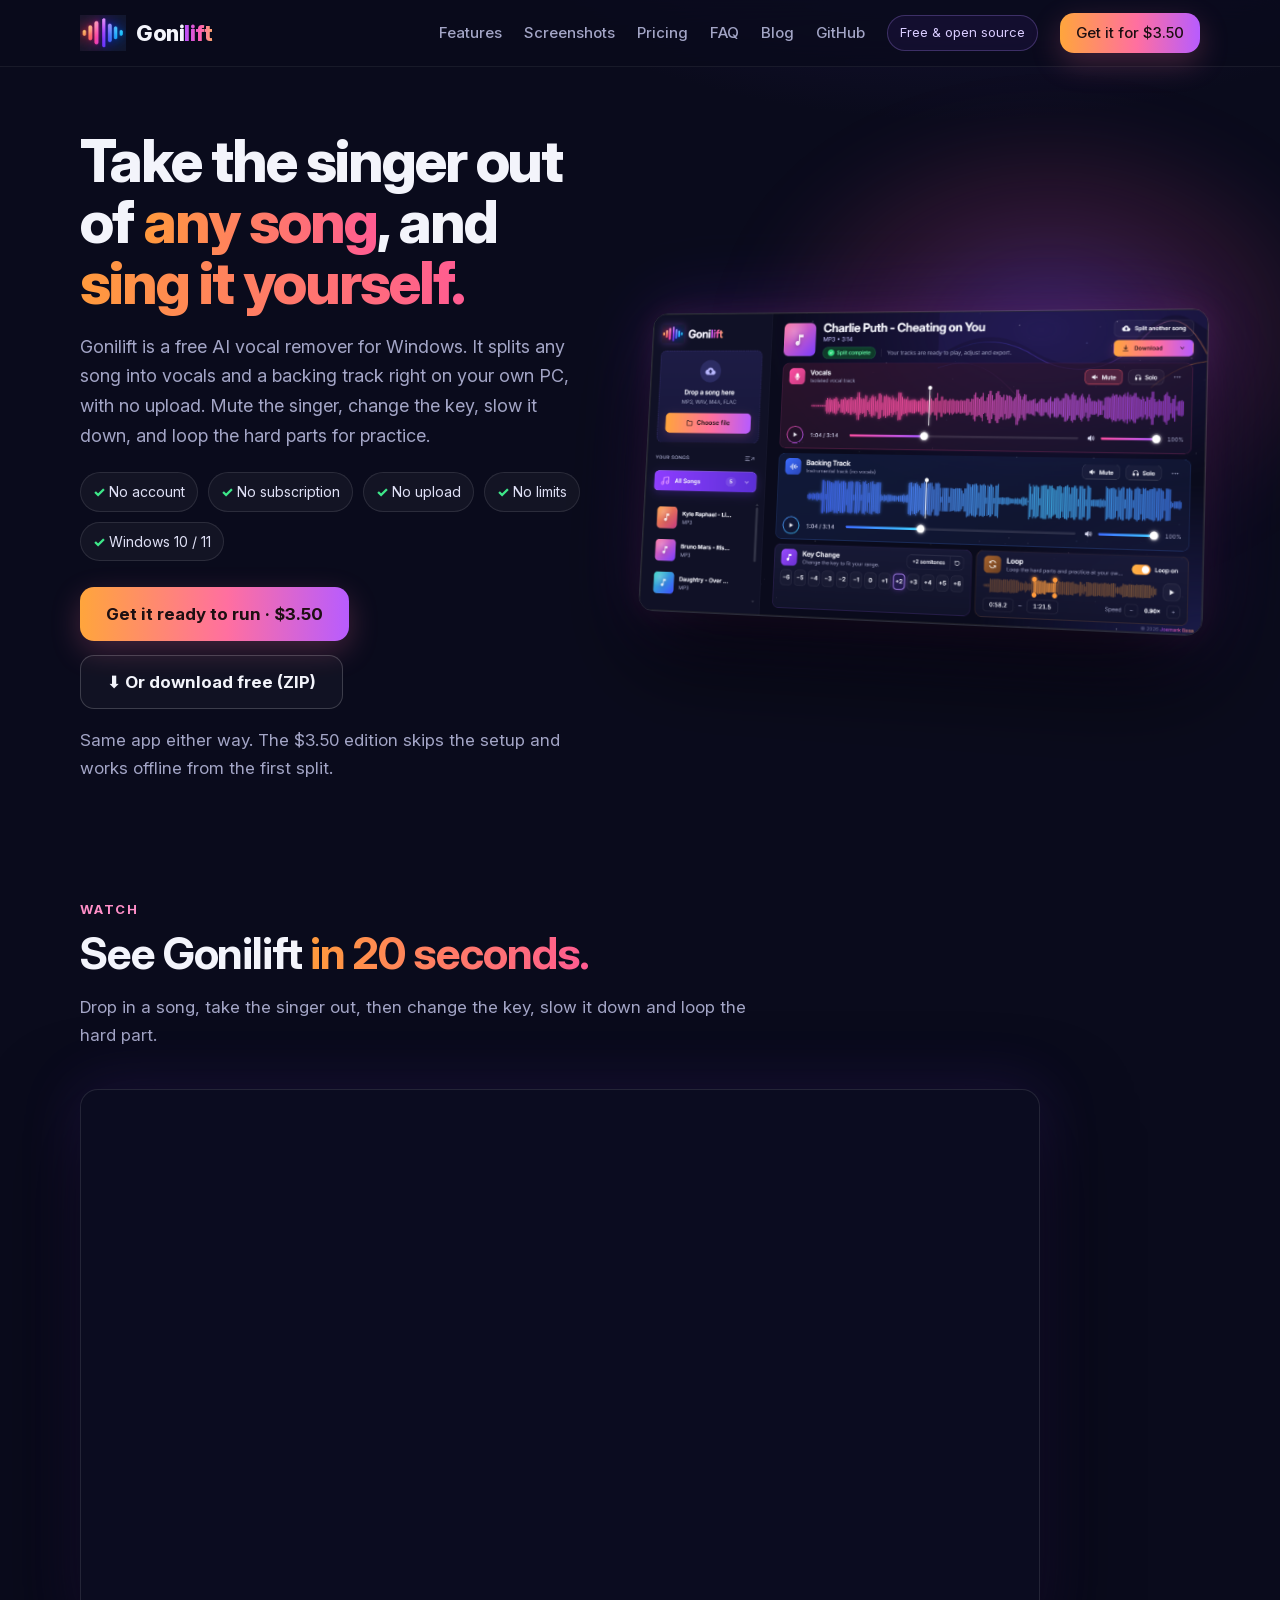
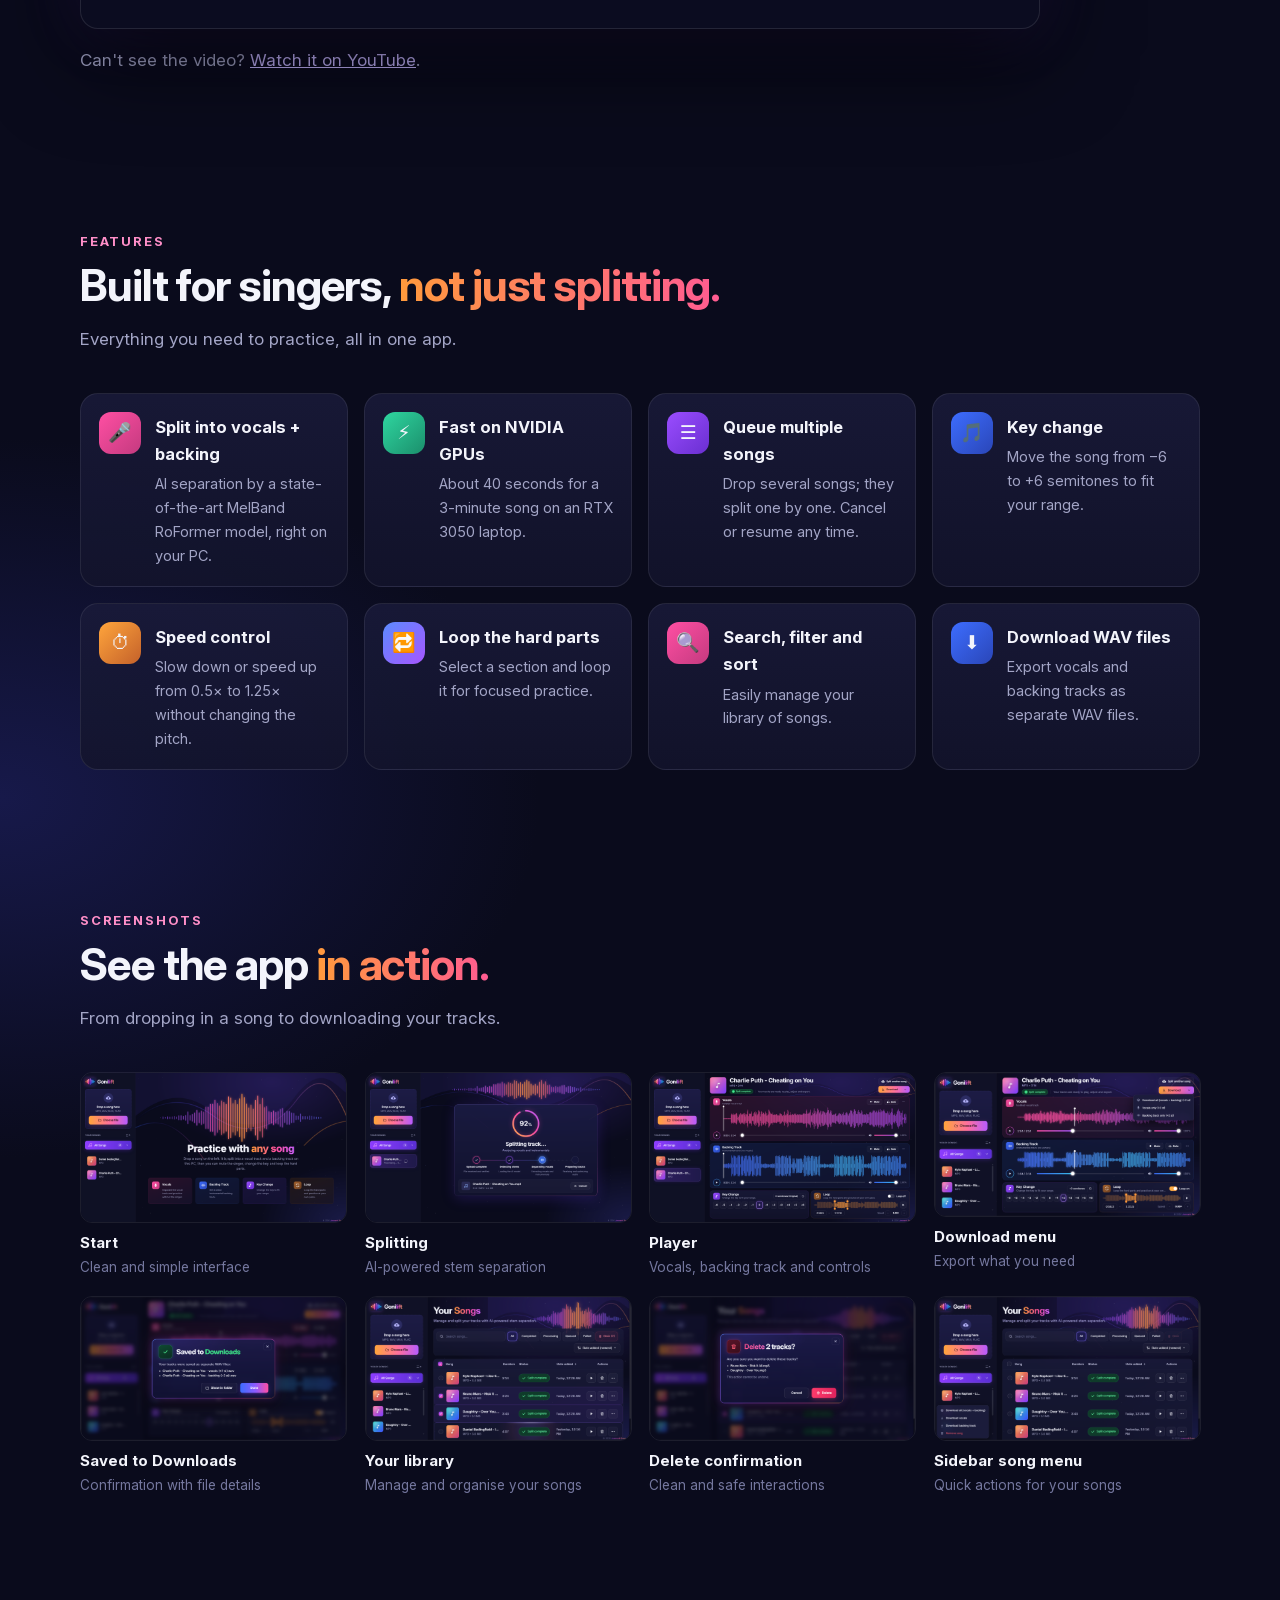
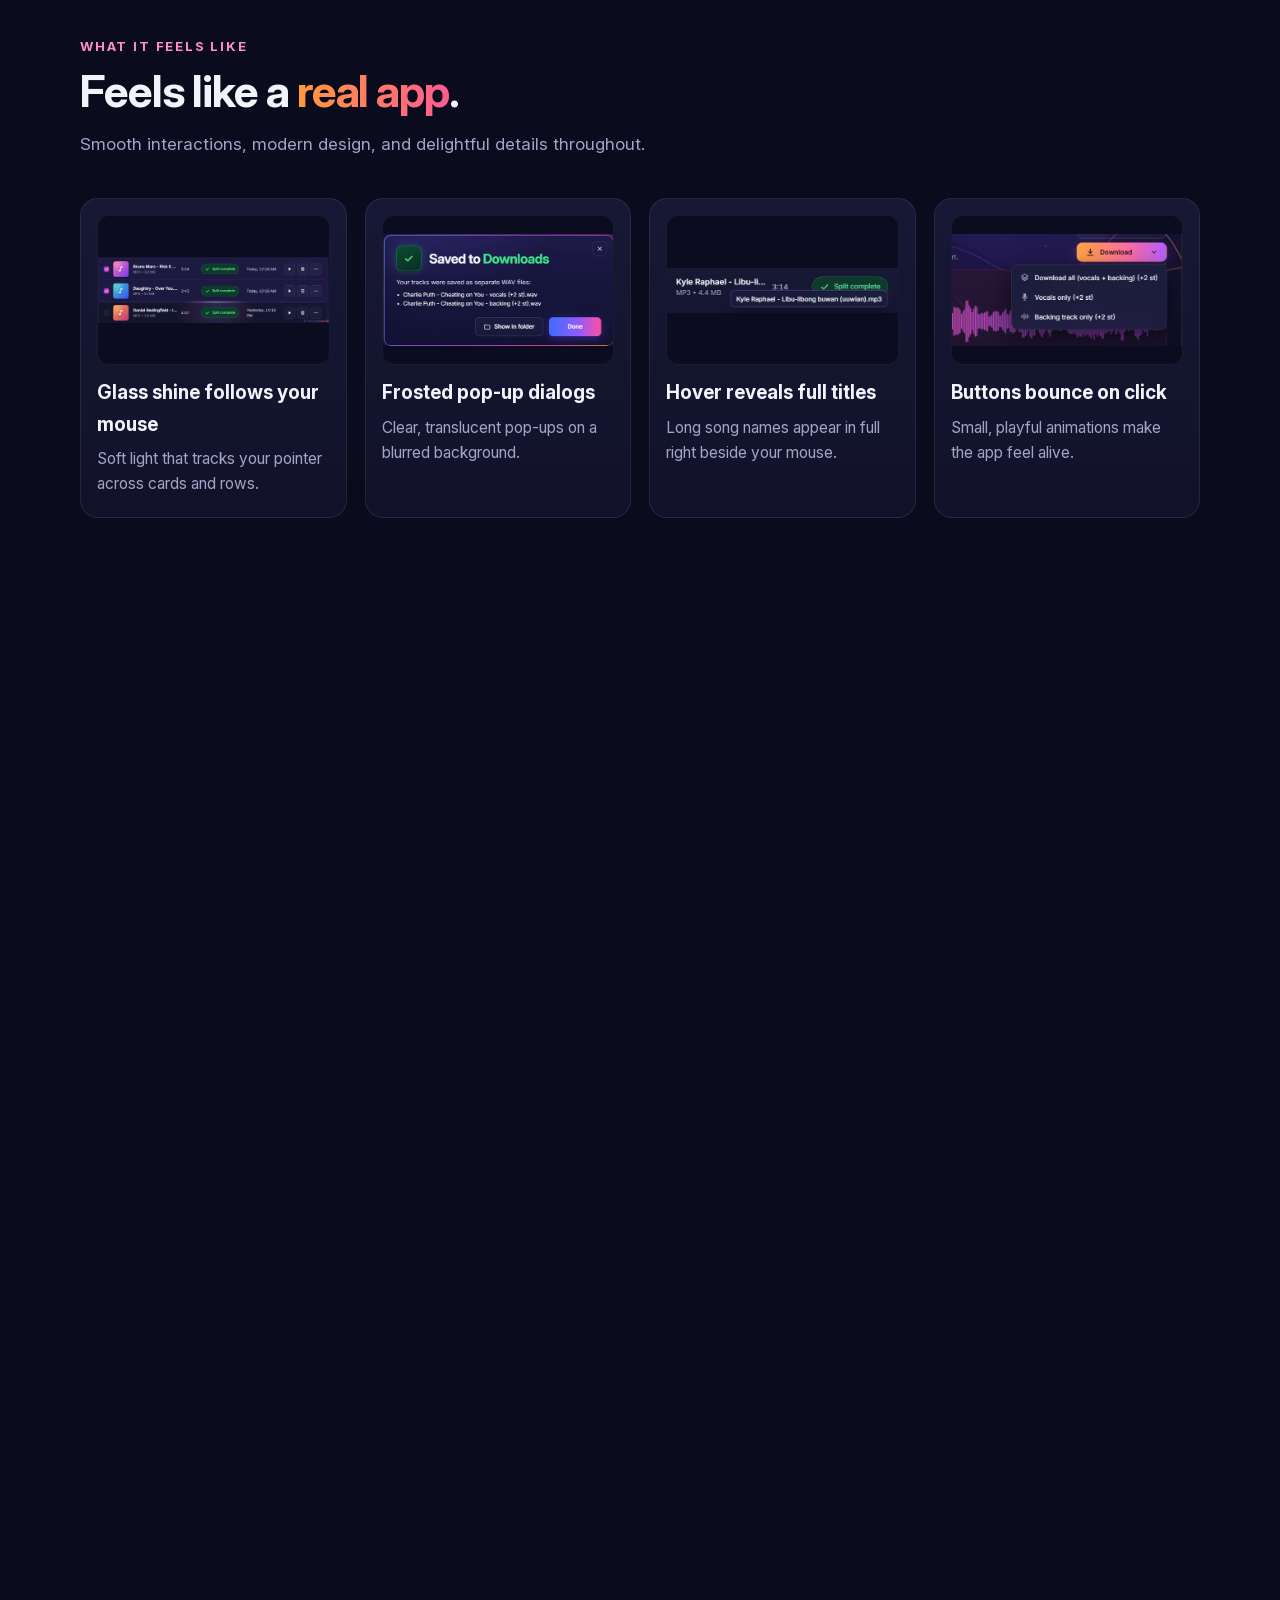
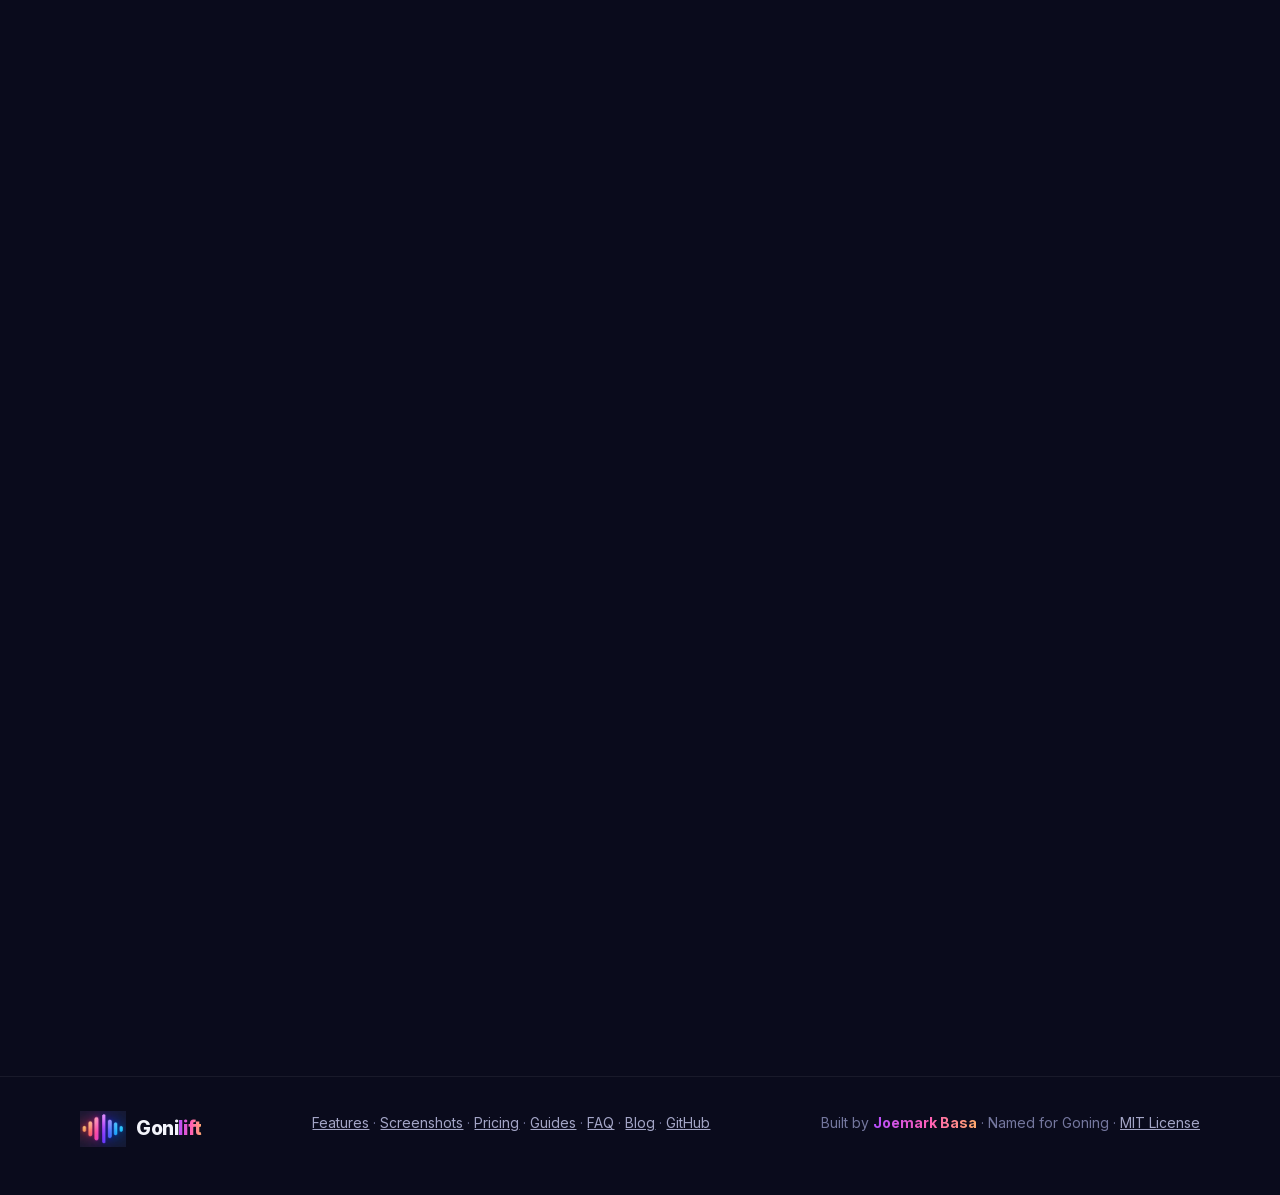
<file: docs/index.html>
<!doctype html>
<html lang="en">
<head>
<meta charset="utf-8">
<meta name="viewport" content="width=device-width, initial-scale=1">
<title>Gonilift: Free AI Vocal Remover for Windows (Offline, No Upload)</title>
<meta name="description" content="Remove vocals from any song on your own Windows PC. Gonilift splits songs into a vocal track and a karaoke backing track with AI, then helps you practice: change key, slow down, loop. Free, offline, no account.">
<link rel="canonical" href="https://markbasa96.github.io/gonilift/">
<link rel="icon" type="image/png" href="assets/favicon.png">
<meta property="og:type" content="website">
<meta property="og:title" content="Gonilift: take the singer out of any song, and sing it yourself">
<meta property="og:description" content="Free AI vocal remover for Windows. Karaoke tracks, key change, slow-down and loop. Offline, no upload, no subscription.">
<meta property="og:url" content="https://markbasa96.github.io/gonilift/">
<meta property="og:image" content="https://markbasa96.github.io/gonilift/screenshots/player-practice.png">
<meta name="twitter:card" content="summary_large_image">
<link rel="stylesheet" href="assets/site.css">
<script src="assets/motion.js"></script>
<script type="application/ld+json">
{
  "@context": "https://schema.org",
  "@type": "SoftwareApplication",
  "name": "Gonilift",
  "applicationCategory": "MultimediaApplication",
  "operatingSystem": "Windows 10, Windows 11",
  "description": "Free AI vocal remover for Windows that splits any song into vocals and a backing track for singing practice, with key change, slow-down and loop. Works offline.",
  "url": "https://markbasa96.github.io/gonilift/",
  "downloadUrl": "https://github.com/MarkBasa96/gonilift/releases/tag/v1.0.0",
  "softwareVersion": "1.0.0",
  "screenshot": "https://markbasa96.github.io/gonilift/screenshots/player-practice.png",
  "license": "https://opensource.org/licenses/MIT",
  "sameAs": ["https://github.com/MarkBasa96/gonilift", "https://markbasa.itch.io/gonilift"],
  "author": { "@type": "Person", "name": "Joemark Basa", "url": "https://github.com/MarkBasa96" },
  "offers": [
    { "@type": "Offer", "name": "Open Source Edition", "price": "0", "priceCurrency": "USD" },
    { "@type": "Offer", "name": "Easy Edition", "price": "3.50", "priceCurrency": "USD", "url": "https://markbasa.itch.io/gonilift" }
  ]
}
</script>
<script type="application/ld+json">
{
  "@context": "https://schema.org",
  "@type": "VideoObject",
  "name": "Remove Vocals From Any Song Offline on Windows (Free) | Gonilift",
  "description": "A 20-second demo of Gonilift, a free, offline AI vocal remover for Windows: split any song into vocals and a backing track on your own PC, then mute the singer, change the key, slow it down and loop the hard parts.",
  "thumbnailUrl": "https://i.ytimg.com/vi/yiEZUn9zNlg/maxresdefault.jpg",
  "uploadDate": "2026-10-30T23:40:00+08:00",
  "duration": "PT20S",
  "embedUrl": "https://www.youtube-nocookie.com/embed/yiEZUn9zNlg",
  "url": "https://www.youtube.com/watch?v=yiEZUn9zNlg",
  "author": { "@type": "Person", "name": "Joemark Basa", "url": "https://github.com/MarkBasa96" }
}
</script>
</head>
<body>
<nav><div class="wrap">
  <a class="brand" href="./"><img src="assets/mark.png" alt=""><span>Goni<span class="lift">lift</span></span></a>
  <div class="links"><a href="#features">Features</a><a href="#screens">Screenshots</a><a href="#pricing">Pricing</a><a href="#faq">FAQ</a><a href="blog/">Blog</a><a href="https://github.com/MarkBasa96/gonilift">GitHub</a>
    <span class="pill-free">Free &amp; open source</span>
    <a class="btn primary" href="https://markbasa.itch.io/gonilift">Get it for $3.50</a></div>
</div></nav>

<header class="hero2"><div class="wrap hero2-grid">
  <div>
    <h1>Take the singer out of <span class="grad">any song</span>, and <span class="grad">sing it yourself.</span></h1>
    <p class="lede2">Gonilift is a free AI vocal remover for Windows. It splits any song into vocals and a backing track right on your own PC, with no upload. Mute the singer, change the key, slow it down, and loop the hard parts for practice.</p>
    <div class="chips">
      <span>✓ No account</span><span>✓ No subscription</span><span>✓ No upload</span><span>✓ No limits</span><span>✓ Windows 10 / 11</span>
    </div>
    <div class="cta left">
      <a class="btn primary" href="https://markbasa.itch.io/gonilift">Get it ready to run · $3.50</a>
      <a class="btn ghost" href="https://github.com/MarkBasa96/gonilift/archive/refs/heads/main.zip">⬇ Or download free (ZIP)</a>
    </div>
    <p class="muted">Same app either way. The $3.50 edition skips the setup and works offline from the first split.</p>
  </div>
  <div class="tilt"><img src="screenshots/player-practice.png" alt="Gonilift player with the vocals muted for karaoke, the key moved up two semitones, speed at 0.9x and a loop around the chorus" width="1424" height="771"></div>
</div></header>

<section id="video"><div class="wrap">
  <p class="eyebrow">Watch</p>
  <h2 class="left">See Gonilift <span class="grad">in 20 seconds.</span></h2>
  <p class="sub left">Drop in a song, take the singer out, then change the key, slow it down and loop the hard part.</p>
  <div class="video-frame">
    <iframe src="https://www.youtube-nocookie.com/embed/yiEZUn9zNlg?rel=0" title="Gonilift: remove vocals from any song offline on Windows (20-second demo)" loading="lazy" allow="accelerometer; autoplay; clipboard-write; encrypted-media; gyroscope; picture-in-picture; web-share" referrerpolicy="strict-origin-when-cross-origin" allowfullscreen></iframe>
  </div>
  <p class="muted">Can't see the video? <a href="https://youtu.be/yiEZUn9zNlg">Watch it on YouTube</a>.</p>
</div></section>

<section id="features"><div class="wrap">
  <p class="eyebrow">Features</p>
  <h2 class="left">Built for singers, <span class="grad">not just splitting.</span></h2>
  <p class="sub left">Everything you need to practice, all in one app.</p>
  <div class="feat8">
    <div class="card"><div class="ic i1">🎤</div><div><h3>Split into vocals + backing</h3><p>AI separation by a state-of-the-art MelBand RoFormer model, right on your PC.</p></div></div>
    <div class="card"><div class="ic i5">⚡</div><div><h3>Fast on NVIDIA GPUs</h3><p>About 40 seconds for a 3-minute song on an RTX 3050 laptop.</p></div></div>
    <div class="card"><div class="ic i3">☰</div><div><h3>Queue multiple songs</h3><p>Drop several songs; they split one by one. Cancel or resume any time.</p></div></div>
    <div class="card"><div class="ic i2">🎵</div><div><h3>Key change</h3><p>Move the song from −6 to +6 semitones to fit your range.</p></div></div>
    <div class="card"><div class="ic i4">⏱</div><div><h3>Speed control</h3><p>Slow down or speed up from 0.5× to 1.25× without changing the pitch.</p></div></div>
    <div class="card"><div class="ic i6">🔁</div><div><h3>Loop the hard parts</h3><p>Select a section and loop it for focused practice.</p></div></div>
    <div class="card"><div class="ic i1">🔍</div><div><h3>Search, filter and sort</h3><p>Easily manage your library of songs.</p></div></div>
    <div class="card"><div class="ic i2">⬇</div><div><h3>Download WAV files</h3><p>Export vocals and backing tracks as separate WAV files.</p></div></div>
  </div>
</div></section>

<section id="screens"><div class="wrap">
  <p class="eyebrow">Screenshots</p>
  <h2 class="left">See the app <span class="grad">in action.</span></h2>
  <p class="sub left">From dropping in a song to downloading your tracks.</p>
  <div class="shots8">
    <figure><img src="screenshots/home.png" alt="Gonilift start screen" loading="lazy"><figcaption><b>Start</b>Clean and simple interface</figcaption></figure>
    <figure><img src="screenshots/splitting.png" alt="Splitting progress ring" loading="lazy"><figcaption><b>Splitting</b>AI-powered stem separation</figcaption></figure>
    <figure><img src="screenshots/player.png" alt="Player with vocal and backing waveforms" loading="lazy"><figcaption><b>Player</b>Vocals, backing track and controls</figcaption></figure>
    <figure><img src="screenshots/download-menu.png" alt="Download menu" loading="lazy"><figcaption><b>Download menu</b>Export what you need</figcaption></figure>
    <figure><img src="screenshots/saved.png" alt="Saved to Downloads pop-up" loading="lazy"><figcaption><b>Saved to Downloads</b>Confirmation with file details</figcaption></figure>
    <figure><img src="screenshots/library-select.png" alt="Song library" loading="lazy"><figcaption><b>Your library</b>Manage and organise your songs</figcaption></figure>
    <figure><img src="screenshots/delete-confirm.png" alt="Delete confirmation pop-up" loading="lazy"><figcaption><b>Delete confirmation</b>Clean and safe interactions</figcaption></figure>
    <figure><img src="screenshots/sidebar-menu.png" alt="Sidebar song menu" loading="lazy"><figcaption><b>Sidebar song menu</b>Quick actions for your songs</figcaption></figure>
  </div>
</div></section>

<section><div class="wrap">
  <p class="eyebrow">What it feels like</p>
  <h2 class="left">Feels like a <span class="grad">real app</span>.</h2>
  <p class="sub left">Smooth interactions, modern design, and delightful details throughout.</p>
  <div class="feel">
    <div class="card"><div class="feel-img"><img src="assets/feel-shine.png?v=2" alt="A glass light on a song row" loading="lazy"></div><h3>Glass shine follows your mouse</h3><p>Soft light that tracks your pointer across cards and rows.</p></div>
    <div class="card"><div class="feel-img"><img src="assets/feel-popup.png?v=2" alt="Frosted Saved to Downloads pop-up" loading="lazy"></div><h3>Frosted pop-up dialogs</h3><p>Clear, translucent pop-ups on a blurred background.</p></div>
    <div class="card"><div class="feel-img"><img src="assets/feel-title.png?v=2" alt="A note showing a full song title" loading="lazy"></div><h3>Hover reveals full titles</h3><p>Long song names appear in full right beside your mouse.</p></div>
    <div class="card"><div class="feel-img"><img src="assets/feel-download.png?v=2" alt="Download button and menu" loading="lazy"></div><h3>Buttons bounce on click</h3><p>Small, playful animations make the app feel alive.</p></div>
  </div>
</div></section>

<section id="pricing"><div class="wrap">
  <p class="eyebrow">Pricing</p>
  <h2 class="left">Simple <span class="grad">pricing.</span></h2>
  <p class="sub left">Free and open source, or a ready-to-run edition for $3.50.</p>
  <div class="plans">
    <div class="card plan"><span class="tag ok">Available now</span><h3>Open Source Edition</h3><div class="price">Free</div>
      <p class="muted">Full-featured and open source, forever.</p>
      <ul class="ticks"><li>Full Windows desktop app</li><li>AI vocal + backing split</li><li>Practice player with key, speed and loop</li><li>No account required</li><li>Download from GitHub</li></ul>
      <a class="btn ghost" href="https://github.com/MarkBasa96/gonilift/archive/refs/heads/main.zip">⬇ Download free</a></div>
    <div class="card plan best"><span class="tag">Recommended</span><h3>Easy Edition</h3><div class="price">$3.50 <small>one time</small></div>
      <p class="muted">The same app with everything inside, and support for the project.</p>
      <ul class="ticks"><li>Ready to run: unzip and double-click, no installer</li><li>Works offline from the very first split</li><li>Same singing tools as the free edition</li><li>Priority email help</li></ul>
      <a class="btn primary" href="https://markbasa.itch.io/gonilift">Get it on itch.io →</a></div>
  </div>
</div></section>

<section id="guides"><div class="wrap">
  <p class="eyebrow">Guides</p>
  <h2 class="left">Learn to <span class="grad">sing it yourself.</span></h2>
  <p class="sub left">Free guides on vocal removal, karaoke tracks, keys and practice.</p>
  <div class="posts two">
    <a href="blog/remove-vocals-from-a-song-free.html"><div class="card"><h3>How to remove vocals from a song for free</h3><p>A clean karaoke track and an isolated vocal from any song, on your own PC.</p></div></a>
    <a href="blog/offline-vocal-remover-windows.html"><div class="card"><h3>An offline vocal remover for Windows</h3><p>No upload, no subscription, no internet needed: what to look for and how to set one up.</p></div></a>
    <a href="blog/change-song-key-to-fit-your-voice.html"><div class="card"><h3>How to change a song's key to fit your voice</h3><p>Semitones in plain words, and finding your key in two minutes.</p></div></a>
    <a href="blog/practice-singing-with-a-backing-track.html"><div class="card"><h3>How to practise singing with a backing track</h3><p>A six-step routine from "I sort of know it" to singing it alone.</p></div></a>
  </div>
</div></section>

<section id="faq"><div class="wrap">
  <div class="faq-head"><div><p class="eyebrow">FAQ</p><h2 class="left">Frequently asked <span class="grad">questions.</span></h2></div>
    <p class="muted">Still have questions? <a href="https://github.com/MarkBasa96/gonilift/issues">Open an issue on GitHub →</a></p></div>
  <details class="row"><summary><span>Do I need a subscription or account?</span><em>No. There is no account and no subscription.</em></summary><p>The AI is an open-source model that runs on your own computer, not an online service. The open-source edition is free; the ready-to-run Easy Edition is a one-time $3.50. No sign-up and no API key either way.</p></details>
  <details class="row"><summary><span>Is Gonilift an offline vocal remover?</span><em>Yes. After setup it works with no internet at all.</em></summary><p>The free edition needs internet once to install and once for the first split (the AI model, about 900 MB); the Easy Edition already has everything inside. After that it works fully offline; we tested it with every outside connection blocked.</p></details>
  <details class="row"><summary><span>Does this vocal remover upload my songs?</span><em>No. Everything happens on your computer.</em></summary><p>Unlike online vocal removers, Gonilift runs the AI on your own PC and sends nothing anywhere. Your files never leave your computer.</p></details>
  <details class="row"><summary><span>How fast is it?</span><em>About 40 seconds for a 3-minute song on an RTX 3050.</em></summary><p>With an NVIDIA graphics card it is fast. Without one it runs on the processor, which is slower; we haven't timed that yet.</p></details>
  <details class="row"><summary><span>What do I need to run it?</span><em>Windows 10 or 11 and about 6 GB of space.</em></summary><p>An NVIDIA graphics card makes it much faster but isn't required. Closing the app stops everything; nothing runs in the background.</p></details>
  <details class="row"><summary><span>Is it legal?</span><em>Yes, for personal practice with music you may use.</em></summary><p>Splitting a song doesn't give you rights to it, so please don't publish tracks made from songs you don't own.</p></details>
</div></section>

<footer><div class="wrap">
  <a class="brand" href="./"><img src="assets/mark.png" alt=""><span>Goni<span class="lift">lift</span></span></a>
  <span><a href="#features">Features</a> · <a href="#screens">Screenshots</a> · <a href="#pricing">Pricing</a> · <a href="#guides">Guides</a> · <a href="#faq">FAQ</a> · <a href="blog/">Blog</a> · <a href="https://github.com/MarkBasa96/gonilift">GitHub</a></span>
  <span>Built by <b>Joemark Basa</b> · Named for Goning · <a href="https://github.com/MarkBasa96/gonilift/blob/main/LICENSE">MIT License</a></span>
</div></footer>
</body>
</html>
</file>
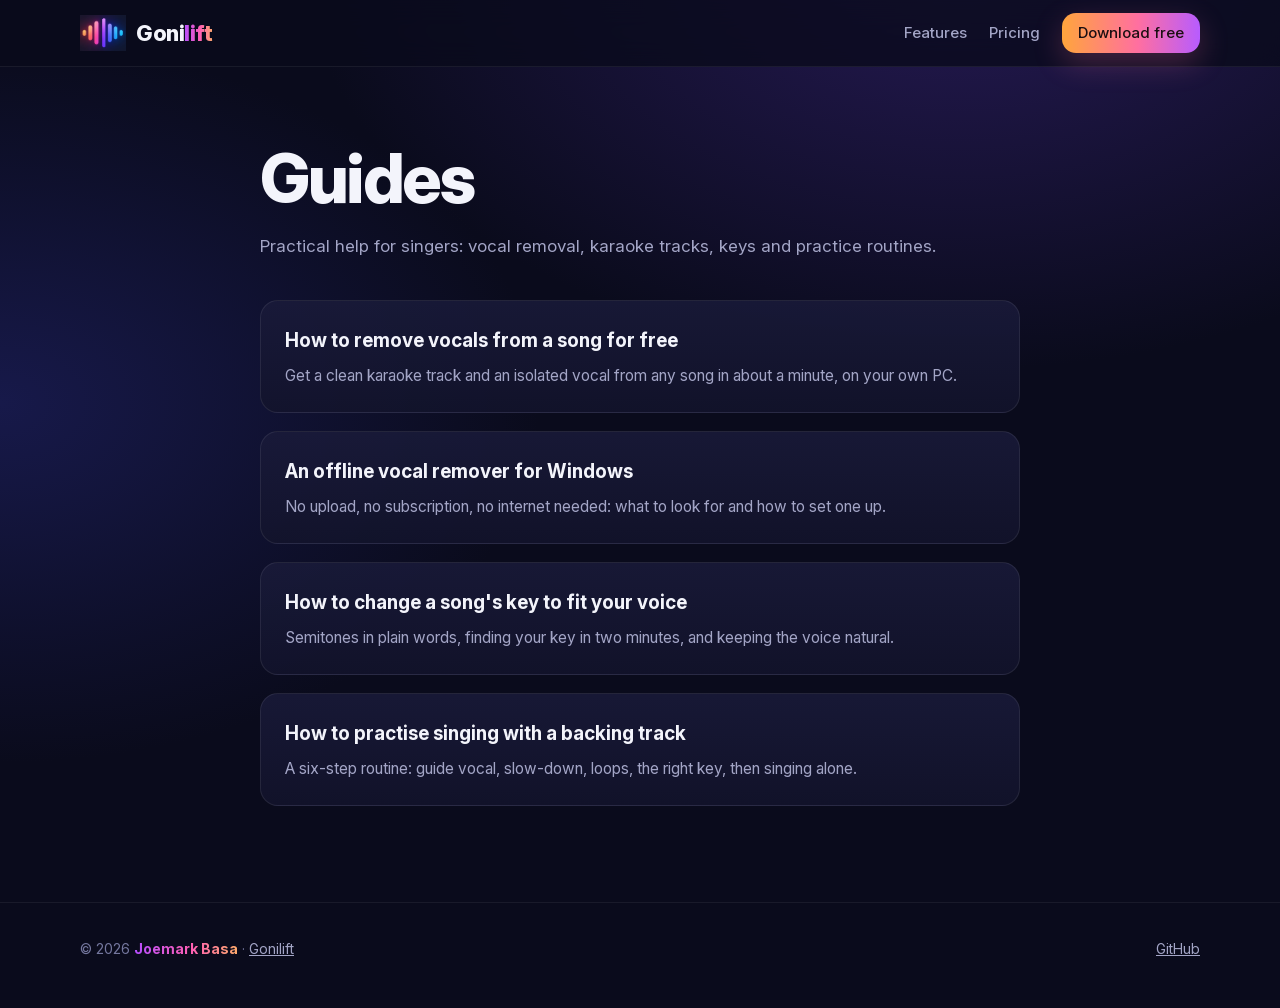
<file: docs/blog/index.html>
<!doctype html>
<html lang="en">
<head>
<meta charset="utf-8">
<meta name="viewport" content="width=device-width, initial-scale=1">
<title>Singing Practice & Vocal Remover Guides | Gonilift Blog</title>
<meta name="description" content="Free guides on removing vocals from songs, making karaoke tracks, changing a song's key and practising singing with a backing track.">
<link rel="canonical" href="https://markbasa96.github.io/gonilift/blog/">
<link rel="icon" type="image/png" href="../assets/favicon.png">
<meta property="og:type" content="website">
<meta property="og:title" content="Singing practice and vocal remover guides | Gonilift">
<meta property="og:description" content="Free guides on removing vocals from songs, making karaoke tracks, changing a song's key and practising singing with a backing track.">
<meta property="og:url" content="https://markbasa96.github.io/gonilift/blog/">
<meta property="og:image" content="https://markbasa96.github.io/gonilift/screenshots/player-practice.png">
<meta name="twitter:card" content="summary_large_image">
<link rel="stylesheet" href="../assets/site.css">
<script src="../assets/motion.js"></script>
</head>
<body>
<nav><div class="wrap">
  <a class="brand" href="../"><img src="../assets/mark.png" alt=""><span>Goni<span class="lift">lift</span></span></a>
  <div class="links"><a href="../#features">Features</a><a href="../#pricing">Pricing</a><a class="btn primary" href="https://github.com/MarkBasa96/gonilift/archive/refs/heads/main.zip">Download free</a></div>
</div></nav>
<main class="narrow" style="padding:56px 0">
  <h1 style="text-align:left">Guides</h1>
  <p class="sub" style="text-align:left;margin-left:0">Practical help for singers: vocal removal, karaoke tracks, keys and practice routines.</p>
  <div class="posts">
    <a href="remove-vocals-from-a-song-free.html"><div class="card"><h3>How to remove vocals from a song for free</h3><p>Get a clean karaoke track and an isolated vocal from any song in about a minute, on your own PC.</p></div></a>
    <a href="offline-vocal-remover-windows.html"><div class="card"><h3>An offline vocal remover for Windows</h3><p>No upload, no subscription, no internet needed: what to look for and how to set one up.</p></div></a>
    <a href="change-song-key-to-fit-your-voice.html"><div class="card"><h3>How to change a song's key to fit your voice</h3><p>Semitones in plain words, finding your key in two minutes, and keeping the voice natural.</p></div></a>
    <a href="practice-singing-with-a-backing-track.html"><div class="card"><h3>How to practise singing with a backing track</h3><p>A six-step routine: guide vocal, slow-down, loops, the right key, then singing alone.</p></div></a>
  </div>
</main>
<footer><div class="wrap"><span>© 2026 <b>Joemark Basa</b> · <a href="../">Gonilift</a></span><span><a href="https://github.com/MarkBasa96/gonilift">GitHub</a></span></div></footer>
</body>
</html>
</file>
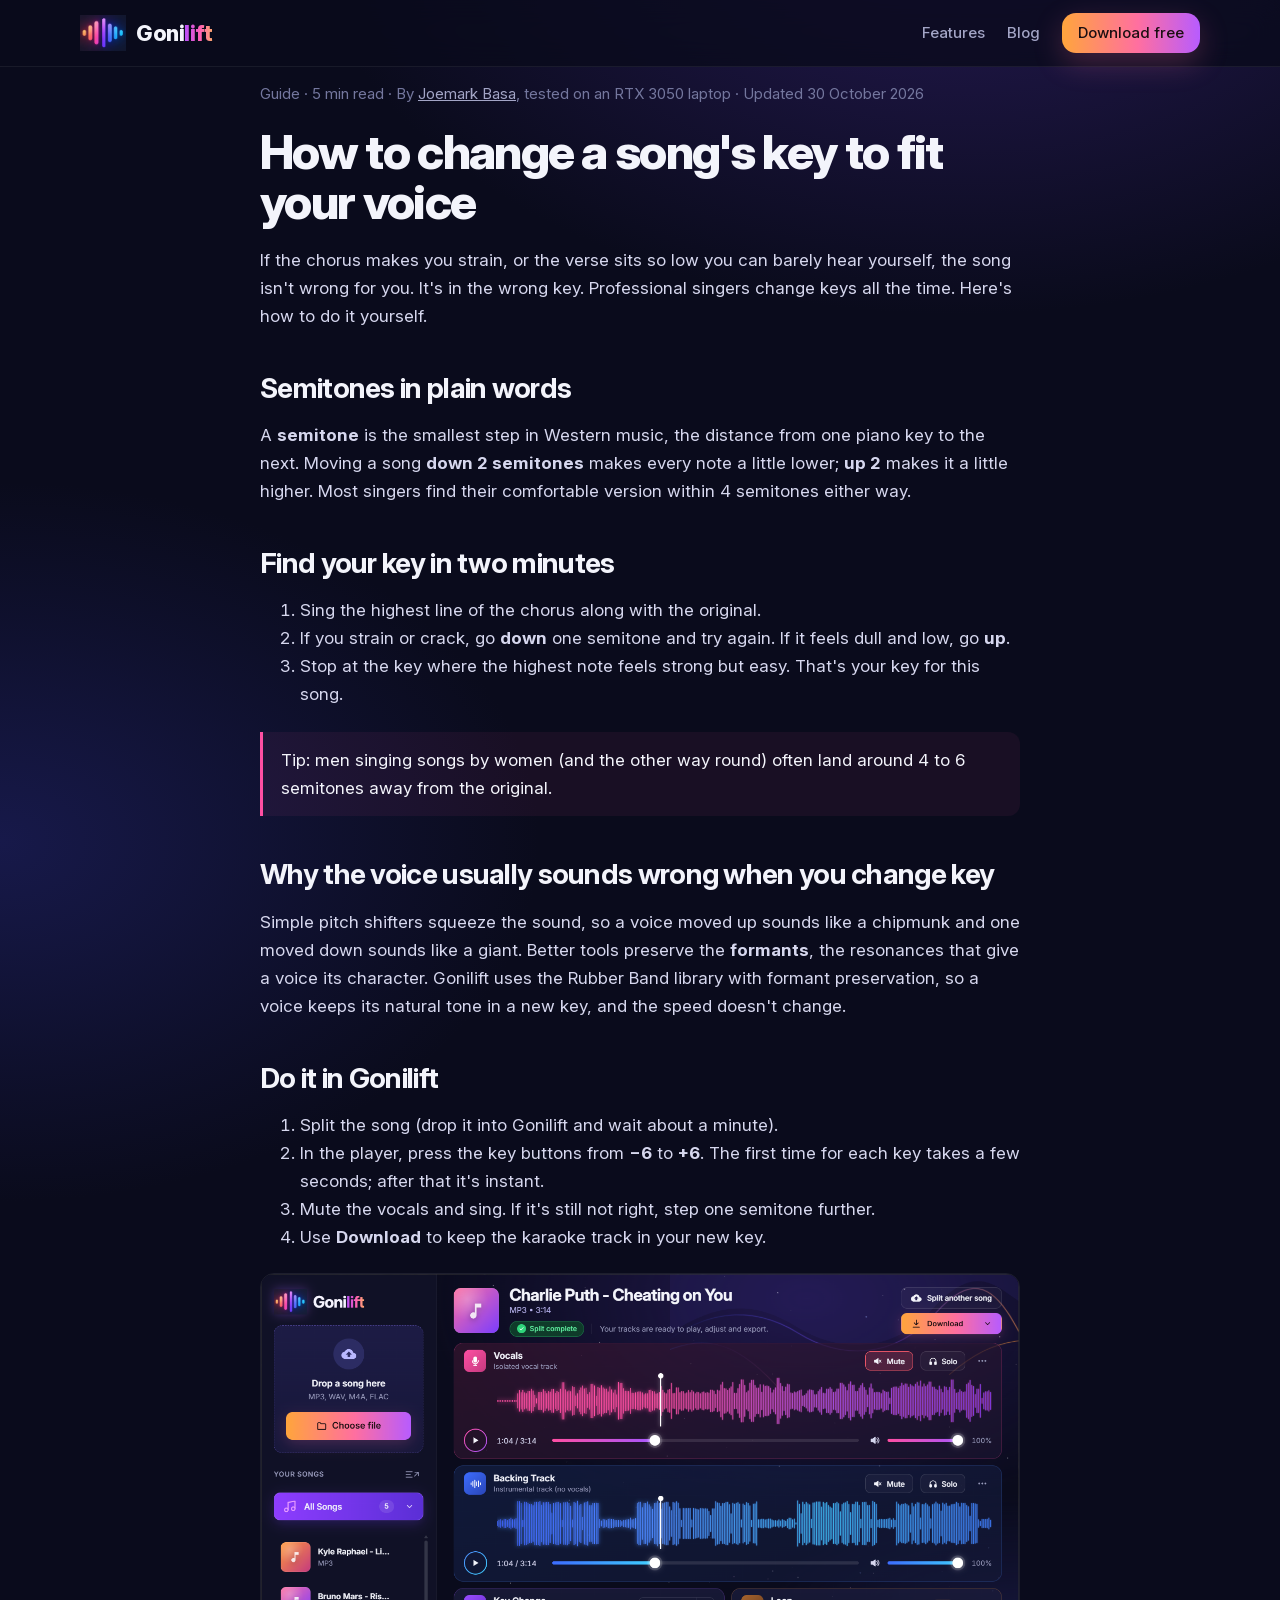
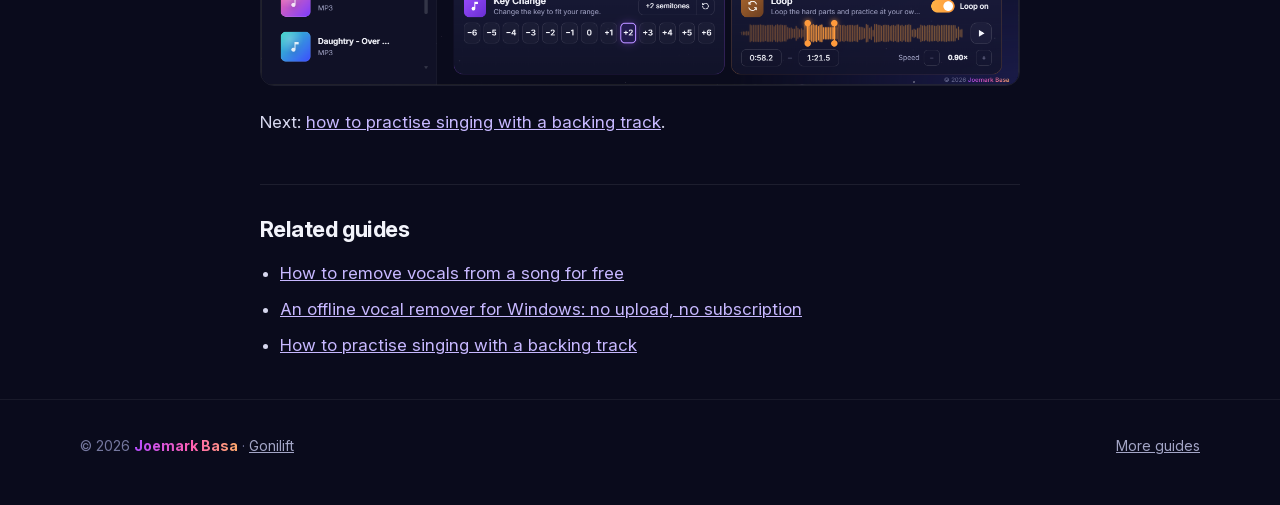
<file: docs/blog/change-song-key-to-fit-your-voice.html>
<!doctype html>
<html lang="en">
<head>
<meta charset="utf-8">
<meta name="viewport" content="width=device-width, initial-scale=1">
<title>How to Change a Song's Key to Fit Your Voice (Free) | Gonilift</title>
<meta name="description" content="Song too high or too low? How to find your key and transpose any song up or down in semitones without changing the speed, for free on Windows.">
<link rel="canonical" href="https://markbasa96.github.io/gonilift/blog/change-song-key-to-fit-your-voice.html">
<link rel="icon" type="image/png" href="../assets/favicon.png">
<meta property="og:type" content="article">
<meta property="og:title" content="How to change a song's key to fit your voice">
<meta property="og:description" content="Song too high or too low? Find your key in two minutes and transpose any song in semitones without changing the speed, free on Windows.">
<meta property="og:url" content="https://markbasa96.github.io/gonilift/blog/change-song-key-to-fit-your-voice.html">
<meta property="og:image" content="https://markbasa96.github.io/gonilift/screenshots/player-practice.png">
<link rel="stylesheet" href="../assets/site.css">
<script src="../assets/motion.js"></script>
<script type="application/ld+json">
{"@context":"https://schema.org","@type":"BlogPosting",
 "headline":"How to change a song's key to fit your voice",
 "description":"Song too high or too low? How to find your key and transpose any song up or down in semitones without changing the speed, for free on Windows.",
 "image":"https://markbasa96.github.io/gonilift/screenshots/player-practice.png",
 "datePublished":"2026-10-26","dateModified":"2026-10-30",
 "author":{"@type":"Person","name":"Joemark Basa","url":"https://github.com/MarkBasa96"},
 "mainEntityOfPage":"https://markbasa96.github.io/gonilift/blog/change-song-key-to-fit-your-voice.html"}
</script>
</head>
<body>
<nav><div class="wrap">
  <a class="brand" href="../"><img src="../assets/mark.png" alt=""><span>Goni<span class="lift">lift</span></span></a>
  <div class="links"><a href="../#features">Features</a><a href="./">Blog</a><a class="btn primary" href="https://github.com/MarkBasa96/gonilift/archive/refs/heads/main.zip">Download free</a></div>
</div></nav>
<main class="narrow"><article>
  <p class="meta">Guide · 5 min read · By <a href="https://github.com/MarkBasa96">Joemark Basa</a>, tested on an RTX 3050 laptop · Updated <time datetime="2026-10-30">30 October 2026</time></p>
  <h1>How to change a song's key to fit your voice</h1>
  <p>If the chorus makes you strain, or the verse sits so low you can barely hear yourself, the song isn't wrong for you. It's in the wrong key. Professional singers change keys all the time. Here's how to do it yourself.</p>

  <h2>Semitones in plain words</h2>
  <p>A <b>semitone</b> is the smallest step in Western music, the distance from one piano key to the next. Moving a song <b>down 2 semitones</b> makes every note a little lower; <b>up 2</b> makes it a little higher. Most singers find their comfortable version within 4 semitones either way.</p>

  <h2>Find your key in two minutes</h2>
  <ol>
    <li>Sing the highest line of the chorus along with the original.</li>
    <li>If you strain or crack, go <b>down</b> one semitone and try again. If it feels dull and low, go <b>up</b>.</li>
    <li>Stop at the key where the highest note feels strong but easy. That's your key for this song.</li>
  </ol>
  <div class="callout">Tip: men singing songs by women (and the other way round) often land around 4 to 6 semitones away from the original.</div>

  <h2>Why the voice usually sounds wrong when you change key</h2>
  <p>Simple pitch shifters squeeze the sound, so a voice moved up sounds like a chipmunk and one moved down sounds like a giant. Better tools preserve the <b>formants</b>, the resonances that give a voice its character. Gonilift uses the Rubber Band library with formant preservation, so a voice keeps its natural tone in a new key, and the speed doesn't change.</p>

  <h2>Do it in Gonilift</h2>
  <ol>
    <li>Split the song (drop it into Gonilift and wait about a minute).</li>
    <li>In the player, press the key buttons from <b>−6</b> to <b>+6</b>. The first time for each key takes a few seconds; after that it's instant.</li>
    <li>Mute the vocals and sing. If it's still not right, step one semitone further.</li>
    <li>Use <b>Download</b> to keep the karaoke track in your new key.</li>
  </ol>
  <img src="../screenshots/player-practice.png" alt="Gonilift player with the key set to +2 semitones and vocals muted" loading="lazy">

  <p>Next: <a href="practice-singing-with-a-backing-track.html">how to practise singing with a backing track</a>.</p>

  <aside class="related">
    <h2>Related guides</h2>
    <ul>
      <li><a href="remove-vocals-from-a-song-free.html">How to remove vocals from a song for free</a></li>
      <li><a href="offline-vocal-remover-windows.html">An offline vocal remover for Windows: no upload, no subscription</a></li>
      <li><a href="practice-singing-with-a-backing-track.html">How to practise singing with a backing track</a></li>
    </ul>
  </aside>
</article></main>
<footer><div class="wrap"><span>© 2026 <b>Joemark Basa</b> · <a href="../">Gonilift</a></span><span><a href="./">More guides</a></span></div></footer>
</body>
</html>
</file>
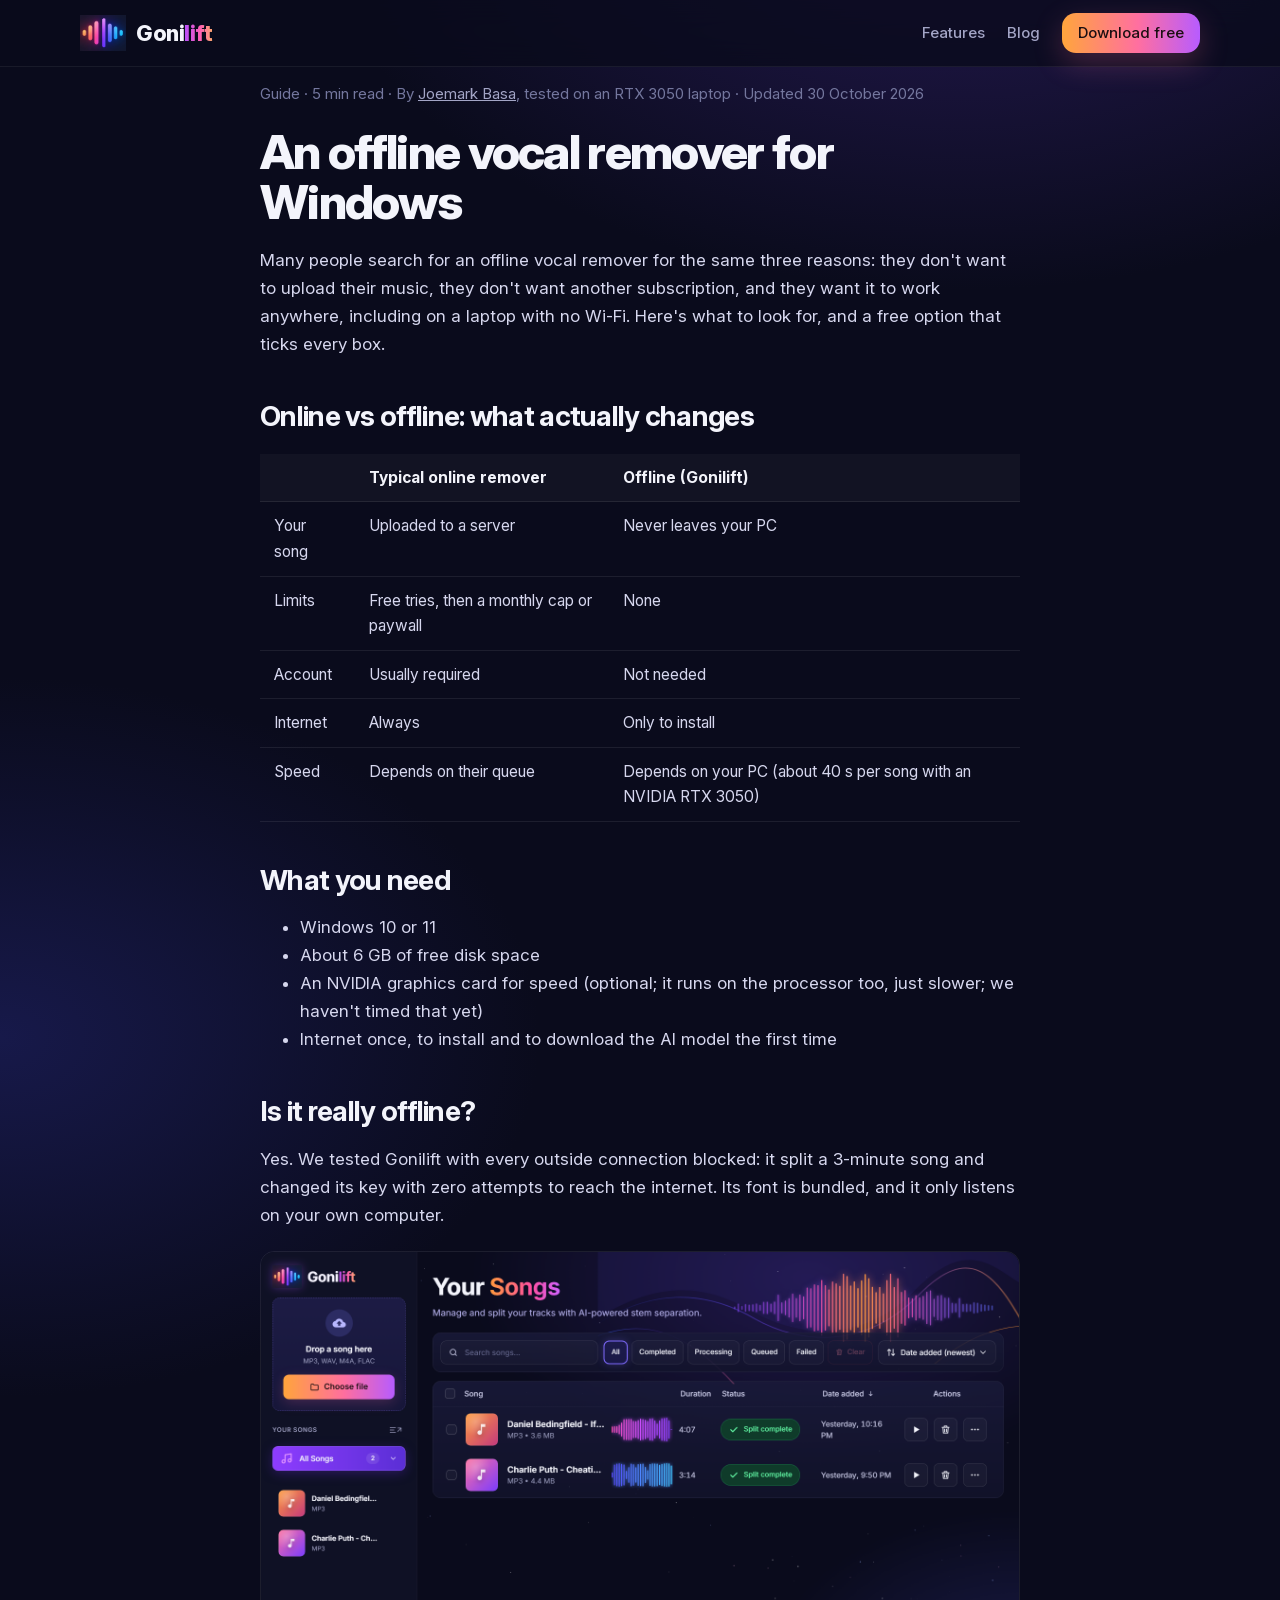
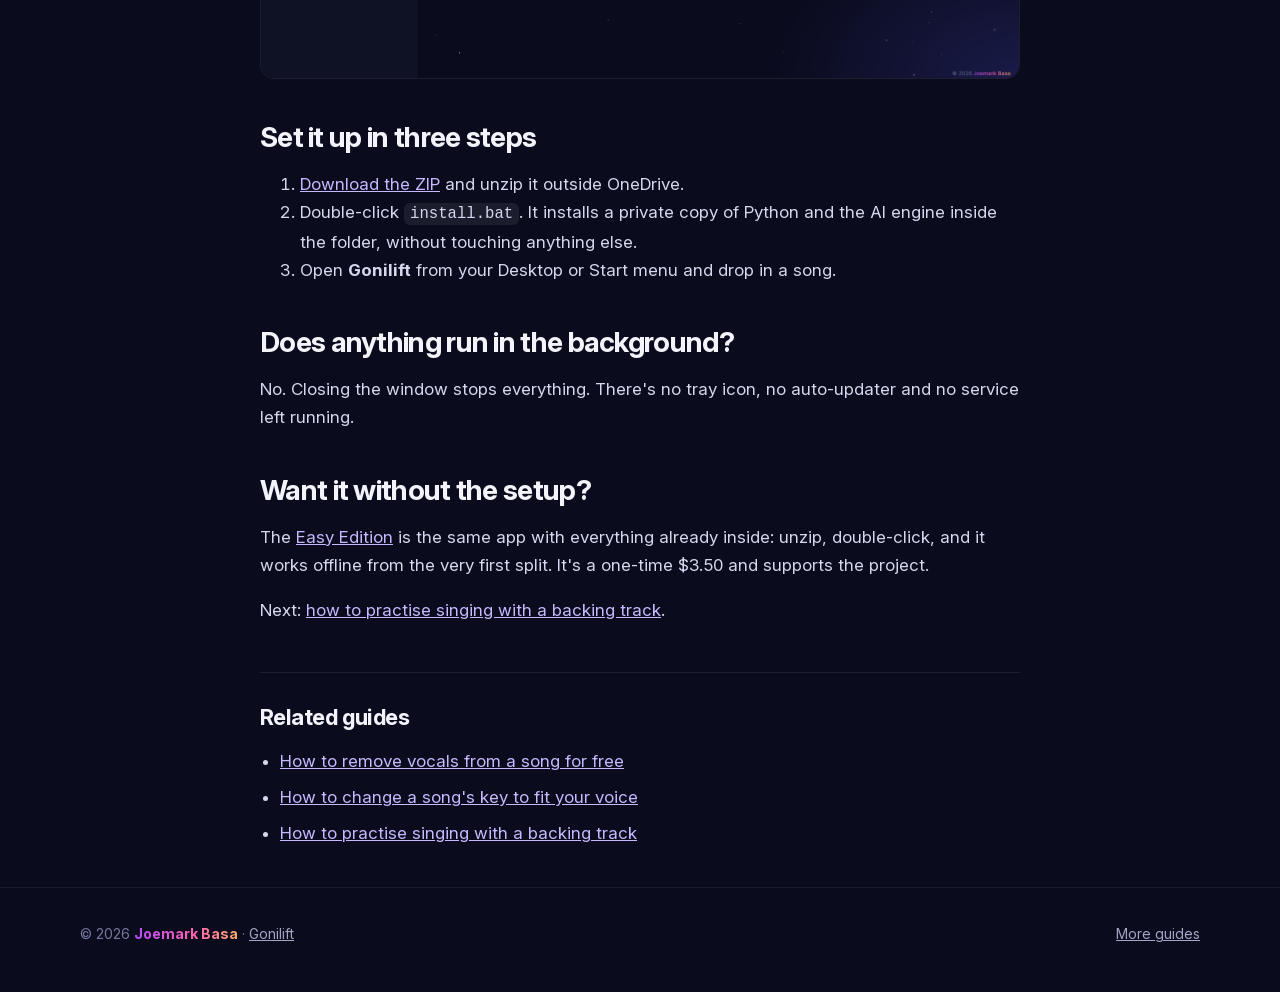
<file: docs/blog/offline-vocal-remover-windows.html>
<!doctype html>
<html lang="en">
<head>
<meta charset="utf-8">
<meta name="viewport" content="width=device-width, initial-scale=1">
<title>Offline Vocal Remover for Windows: No Upload, No Subscription | Gonilift</title>
<meta name="description" content="Looking for a vocal remover that works offline on Windows? Why local AI beats upload-based sites for privacy, speed and cost, and how to set one up for free.">
<link rel="canonical" href="https://markbasa96.github.io/gonilift/blog/offline-vocal-remover-windows.html">
<link rel="icon" type="image/png" href="../assets/favicon.png">
<meta property="og:type" content="article">
<meta property="og:title" content="An offline vocal remover for Windows: no upload, no subscription">
<meta property="og:description" content="Why a local AI vocal remover beats upload-based sites for privacy, limits and cost, and how to set one up for free on Windows.">
<meta property="og:url" content="https://markbasa96.github.io/gonilift/blog/offline-vocal-remover-windows.html">
<meta property="og:image" content="https://markbasa96.github.io/gonilift/screenshots/library.png">
<link rel="stylesheet" href="../assets/site.css">
<script src="../assets/motion.js"></script>
<script type="application/ld+json">
{"@context":"https://schema.org","@type":"BlogPosting",
 "headline":"An offline vocal remover for Windows",
 "description":"Looking for a vocal remover that works offline on Windows? Why local AI beats upload-based sites for privacy, speed and cost, and how to set one up for free.",
 "image":"https://markbasa96.github.io/gonilift/screenshots/library.png",
 "datePublished":"2026-10-26","dateModified":"2026-10-30",
 "author":{"@type":"Person","name":"Joemark Basa","url":"https://github.com/MarkBasa96"},
 "mainEntityOfPage":"https://markbasa96.github.io/gonilift/blog/offline-vocal-remover-windows.html"}
</script>
</head>
<body>
<nav><div class="wrap">
  <a class="brand" href="../"><img src="../assets/mark.png" alt=""><span>Goni<span class="lift">lift</span></span></a>
  <div class="links"><a href="../#features">Features</a><a href="./">Blog</a><a class="btn primary" href="https://github.com/MarkBasa96/gonilift/archive/refs/heads/main.zip">Download free</a></div>
</div></nav>
<main class="narrow"><article>
  <p class="meta">Guide · 5 min read · By <a href="https://github.com/MarkBasa96">Joemark Basa</a>, tested on an RTX 3050 laptop · Updated <time datetime="2026-10-30">30 October 2026</time></p>
  <h1>An offline vocal remover for Windows</h1>
  <p>Many people search for an offline vocal remover for the same three reasons: they don't want to upload their music, they don't want another subscription, and they want it to work anywhere, including on a laptop with no Wi-Fi. Here's what to look for, and a free option that ticks every box.</p>

  <h2>Online vs offline: what actually changes</h2>
  <table>
    <tr><th align="left">&nbsp;</th><th align="left">Typical online remover</th><th align="left">Offline (Gonilift)</th></tr>
    <tr><td>Your song</td><td>Uploaded to a server</td><td>Never leaves your PC</td></tr>
    <tr><td>Limits</td><td>Free tries, then a monthly cap or paywall</td><td>None</td></tr>
    <tr><td>Account</td><td>Usually required</td><td>Not needed</td></tr>
    <tr><td>Internet</td><td>Always</td><td>Only to install</td></tr>
    <tr><td>Speed</td><td>Depends on their queue</td><td>Depends on your PC (about 40 s per song with an NVIDIA RTX 3050)</td></tr>
  </table>

  <h2>What you need</h2>
  <ul>
    <li>Windows 10 or 11</li>
    <li>About 6 GB of free disk space</li>
    <li>An NVIDIA graphics card for speed (optional; it runs on the processor too, just slower; we haven't timed that yet)</li>
    <li>Internet once, to install and to download the AI model the first time</li>
  </ul>

  <h2>Is it really offline?</h2>
  <p>Yes. We tested Gonilift with every outside connection blocked: it split a 3-minute song and changed its key with zero attempts to reach the internet. Its font is bundled, and it only listens on your own computer.</p>
  <img src="../screenshots/library.png" alt="Gonilift's song library on Windows" loading="lazy">

  <h2>Set it up in three steps</h2>
  <ol>
    <li><a href="https://github.com/MarkBasa96/gonilift/archive/refs/heads/main.zip">Download the ZIP</a> and unzip it outside OneDrive.</li>
    <li>Double-click <code>install.bat</code>. It installs a private copy of Python and the AI engine inside the folder, without touching anything else.</li>
    <li>Open <b>Gonilift</b> from your Desktop or Start menu and drop in a song.</li>
  </ol>

  <h2>Does anything run in the background?</h2>
  <p>No. Closing the window stops everything. There's no tray icon, no auto-updater and no service left running.</p>

  <h2>Want it without the setup?</h2>
  <p>The <a href="https://markbasa.itch.io/gonilift">Easy Edition</a> is the same app with everything already inside: unzip, double-click, and it works offline from the very first split. It's a one-time $3.50 and supports the project.</p>

  <p>Next: <a href="practice-singing-with-a-backing-track.html">how to practise singing with a backing track</a>.</p>

  <aside class="related">
    <h2>Related guides</h2>
    <ul>
      <li><a href="remove-vocals-from-a-song-free.html">How to remove vocals from a song for free</a></li>
      <li><a href="change-song-key-to-fit-your-voice.html">How to change a song's key to fit your voice</a></li>
      <li><a href="practice-singing-with-a-backing-track.html">How to practise singing with a backing track</a></li>
    </ul>
  </aside>
</article></main>
<footer><div class="wrap"><span>© 2026 <b>Joemark Basa</b> · <a href="../">Gonilift</a></span><span><a href="./">More guides</a></span></div></footer>
</body>
</html>
</file>
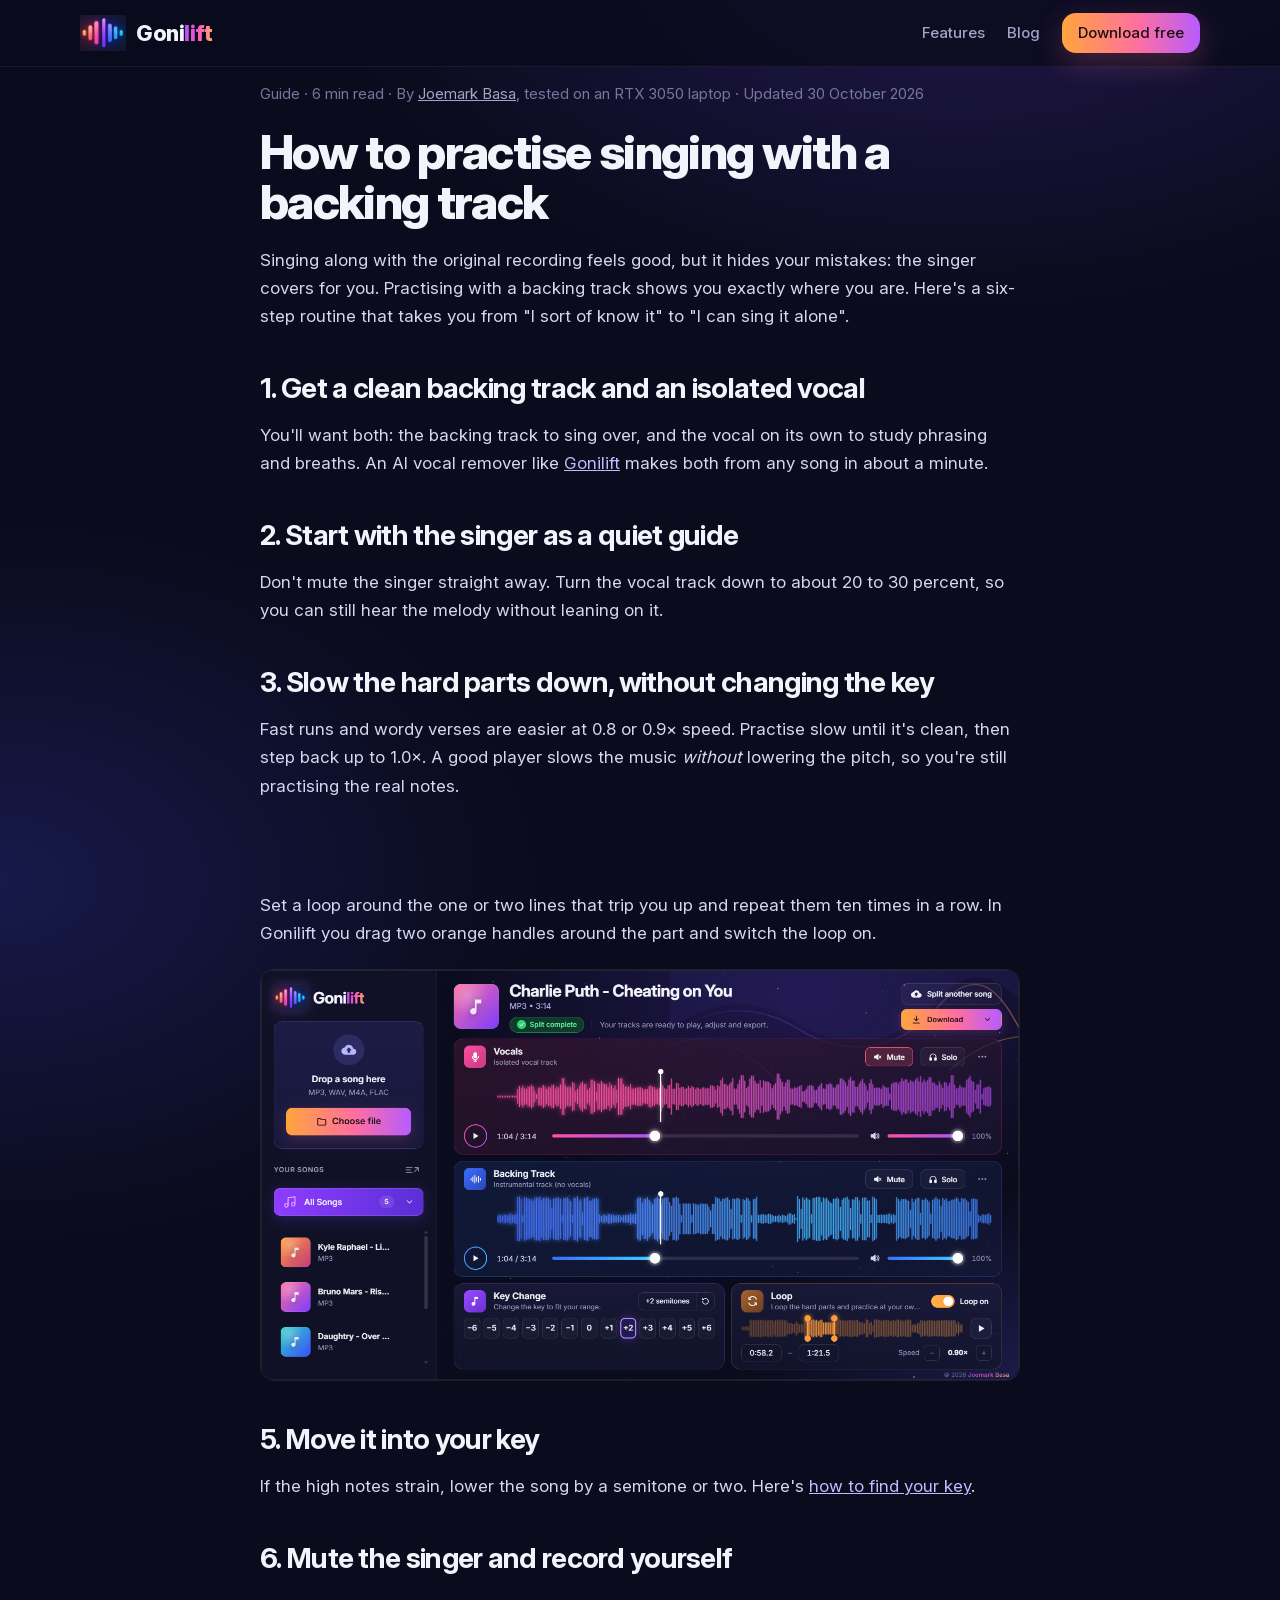
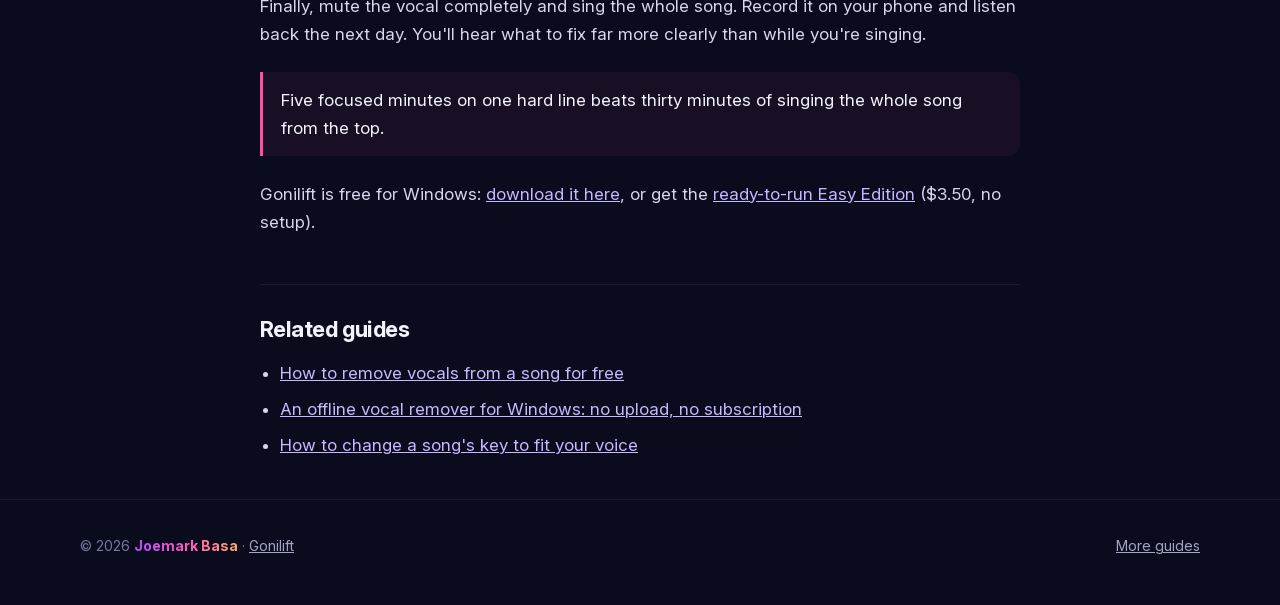
<file: docs/blog/practice-singing-with-a-backing-track.html>
<!doctype html>
<html lang="en">
<head>
<meta charset="utf-8">
<meta name="viewport" content="width=device-width, initial-scale=1">
<title>How to Practise Singing with a Backing Track: 6 Steps That Work | Gonilift</title>
<meta name="description" content="A simple routine for learning any song with a karaoke backing track: guide vocal, slowed-down practice, looping the hard line, and the right key. Free tools for Windows.">
<link rel="canonical" href="https://markbasa96.github.io/gonilift/blog/practice-singing-with-a-backing-track.html">
<link rel="icon" type="image/png" href="../assets/favicon.png">
<meta property="og:type" content="article">
<meta property="og:title" content="How to practise singing with a backing track">
<meta property="og:description" content="A six-step routine for learning any song with a karaoke backing track: guide vocal, slow-down, loops and the right key.">
<meta property="og:url" content="https://markbasa96.github.io/gonilift/blog/practice-singing-with-a-backing-track.html">
<meta property="og:image" content="https://markbasa96.github.io/gonilift/screenshots/player-practice.png">
<link rel="stylesheet" href="../assets/site.css">
<script src="../assets/motion.js"></script>
<script type="application/ld+json">
{"@context":"https://schema.org","@type":"BlogPosting",
 "headline":"How to practise singing with a backing track",
 "description":"A simple routine for learning any song with a karaoke backing track: guide vocal, slowed-down practice, looping the hard line, and the right key.",
 "image":"https://markbasa96.github.io/gonilift/screenshots/player-practice.png",
 "datePublished":"2026-10-26","dateModified":"2026-10-30",
 "author":{"@type":"Person","name":"Joemark Basa","url":"https://github.com/MarkBasa96"},
 "mainEntityOfPage":"https://markbasa96.github.io/gonilift/blog/practice-singing-with-a-backing-track.html"}
</script>
</head>
<body>
<nav><div class="wrap">
  <a class="brand" href="../"><img src="../assets/mark.png" alt=""><span>Goni<span class="lift">lift</span></span></a>
  <div class="links"><a href="../#features">Features</a><a href="./">Blog</a><a class="btn primary" href="https://github.com/MarkBasa96/gonilift/archive/refs/heads/main.zip">Download free</a></div>
</div></nav>
<main class="narrow"><article>
  <p class="meta">Guide · 6 min read · By <a href="https://github.com/MarkBasa96">Joemark Basa</a>, tested on an RTX 3050 laptop · Updated <time datetime="2026-10-30">30 October 2026</time></p>
  <h1>How to practise singing with a backing track</h1>
  <p>Singing along with the original recording feels good, but it hides your mistakes: the singer covers for you. Practising with a backing track shows you exactly where you are. Here's a six-step routine that takes you from "I sort of know it" to "I can sing it alone".</p>

  <h2>1. Get a clean backing track and an isolated vocal</h2>
  <p>You'll want both: the backing track to sing over, and the vocal on its own to study phrasing and breaths. An AI vocal remover like <a href="../">Gonilift</a> makes both from any song in about a minute.</p>

  <h2>2. Start with the singer as a quiet guide</h2>
  <p>Don't mute the singer straight away. Turn the vocal track down to about 20 to 30 percent, so you can still hear the melody without leaning on it.</p>

  <h2>3. Slow the hard parts down, without changing the key</h2>
  <p>Fast runs and wordy verses are easier at 0.8 or 0.9× speed. Practise slow until it's clean, then step back up to 1.0×. A good player slows the music <i>without</i> lowering the pitch, so you're still practising the real notes.</p>

  <h2>4. Loop the line you keep missing</h2>
  <p>Set a loop around the one or two lines that trip you up and repeat them ten times in a row. In Gonilift you drag two orange handles around the part and switch the loop on.</p>
  <img src="../screenshots/player-practice.png" alt="Gonilift with a loop around the chorus, speed 0.9x and the vocal muted" loading="lazy">

  <h2>5. Move it into your key</h2>
  <p>If the high notes strain, lower the song by a semitone or two. Here's <a href="change-song-key-to-fit-your-voice.html">how to find your key</a>.</p>

  <h2>6. Mute the singer and record yourself</h2>
  <p>Finally, mute the vocal completely and sing the whole song. Record it on your phone and listen back the next day. You'll hear what to fix far more clearly than while you're singing.</p>

  <div class="callout">Five focused minutes on one hard line beats thirty minutes of singing the whole song from the top.</div>

  <p>Gonilift is free for Windows: <a href="https://github.com/MarkBasa96/gonilift/archive/refs/heads/main.zip">download it here</a>, or get the <a href="https://markbasa.itch.io/gonilift">ready-to-run Easy Edition</a> ($3.50, no setup).</p>

  <aside class="related">
    <h2>Related guides</h2>
    <ul>
      <li><a href="remove-vocals-from-a-song-free.html">How to remove vocals from a song for free</a></li>
      <li><a href="offline-vocal-remover-windows.html">An offline vocal remover for Windows: no upload, no subscription</a></li>
      <li><a href="change-song-key-to-fit-your-voice.html">How to change a song's key to fit your voice</a></li>
    </ul>
  </aside>
</article></main>
<footer><div class="wrap"><span>© 2026 <b>Joemark Basa</b> · <a href="../">Gonilift</a></span><span><a href="./">More guides</a></span></div></footer>
</body>
</html>
</file>
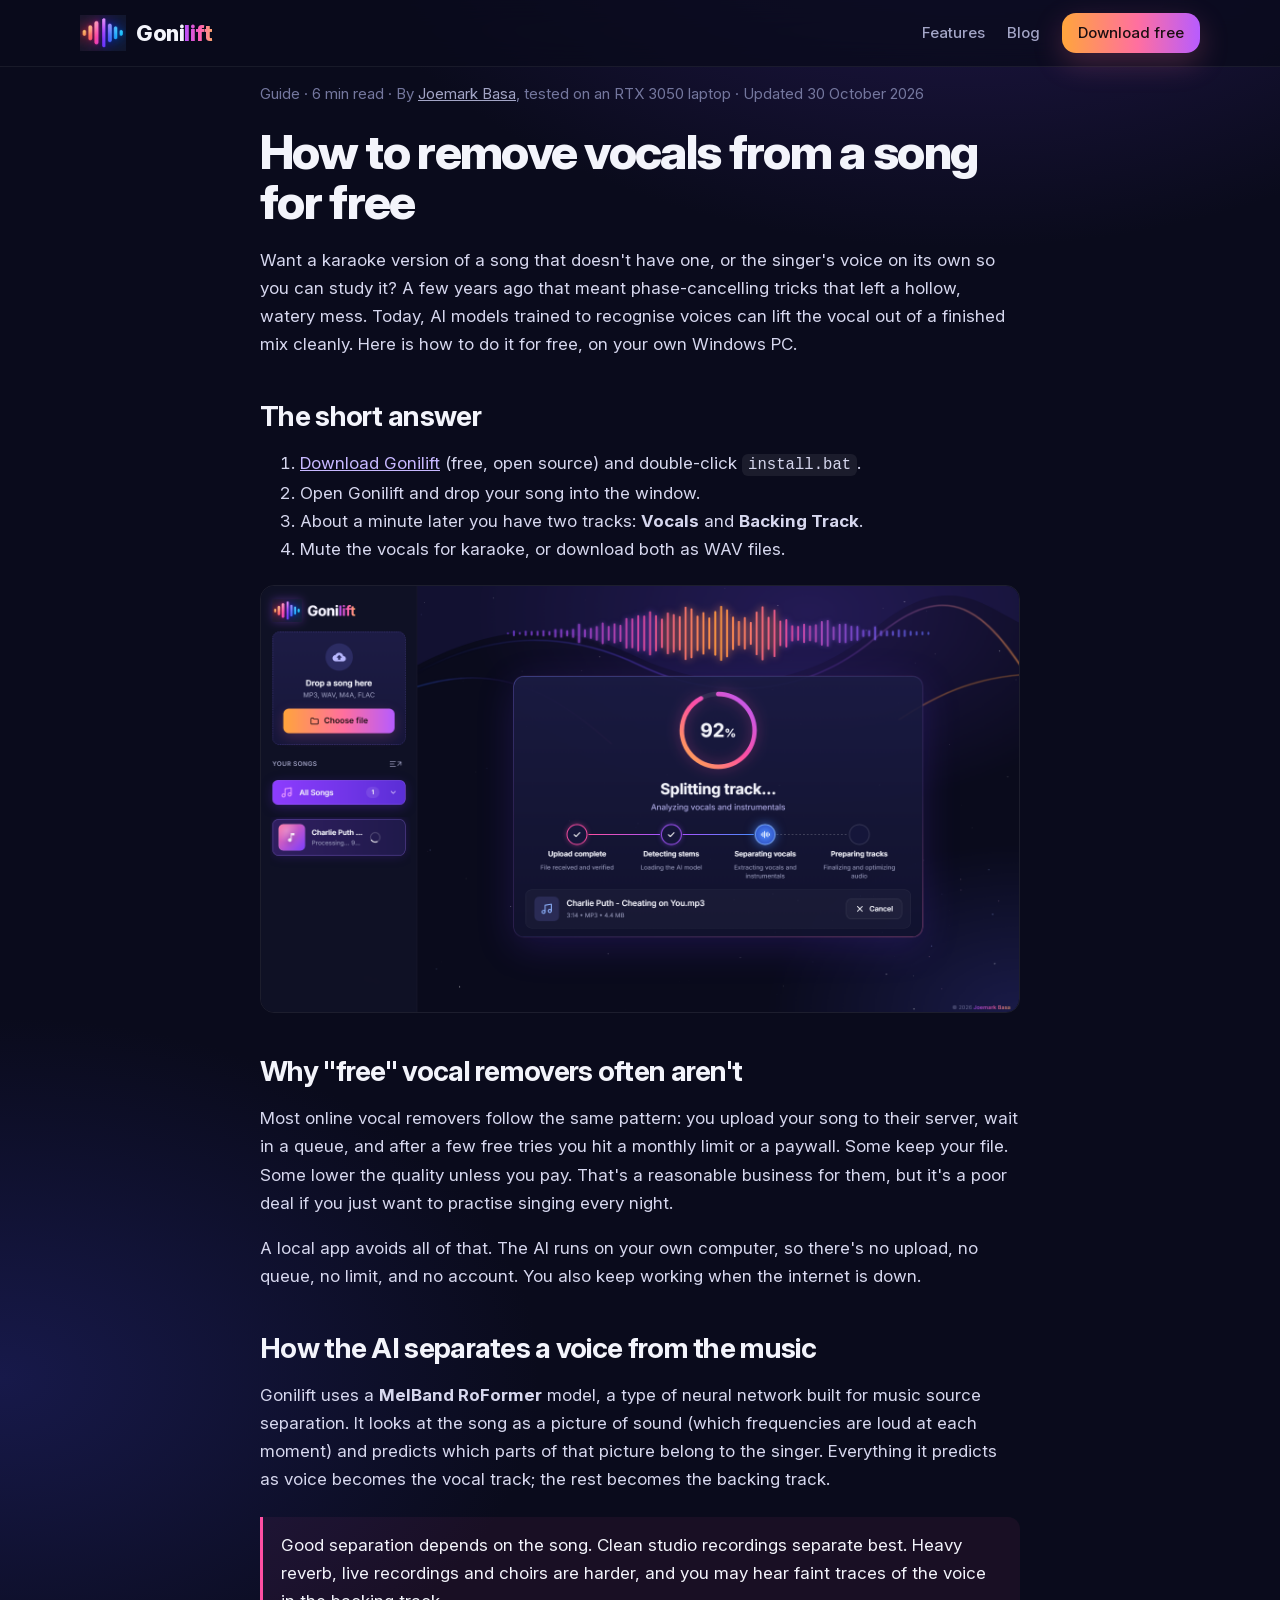
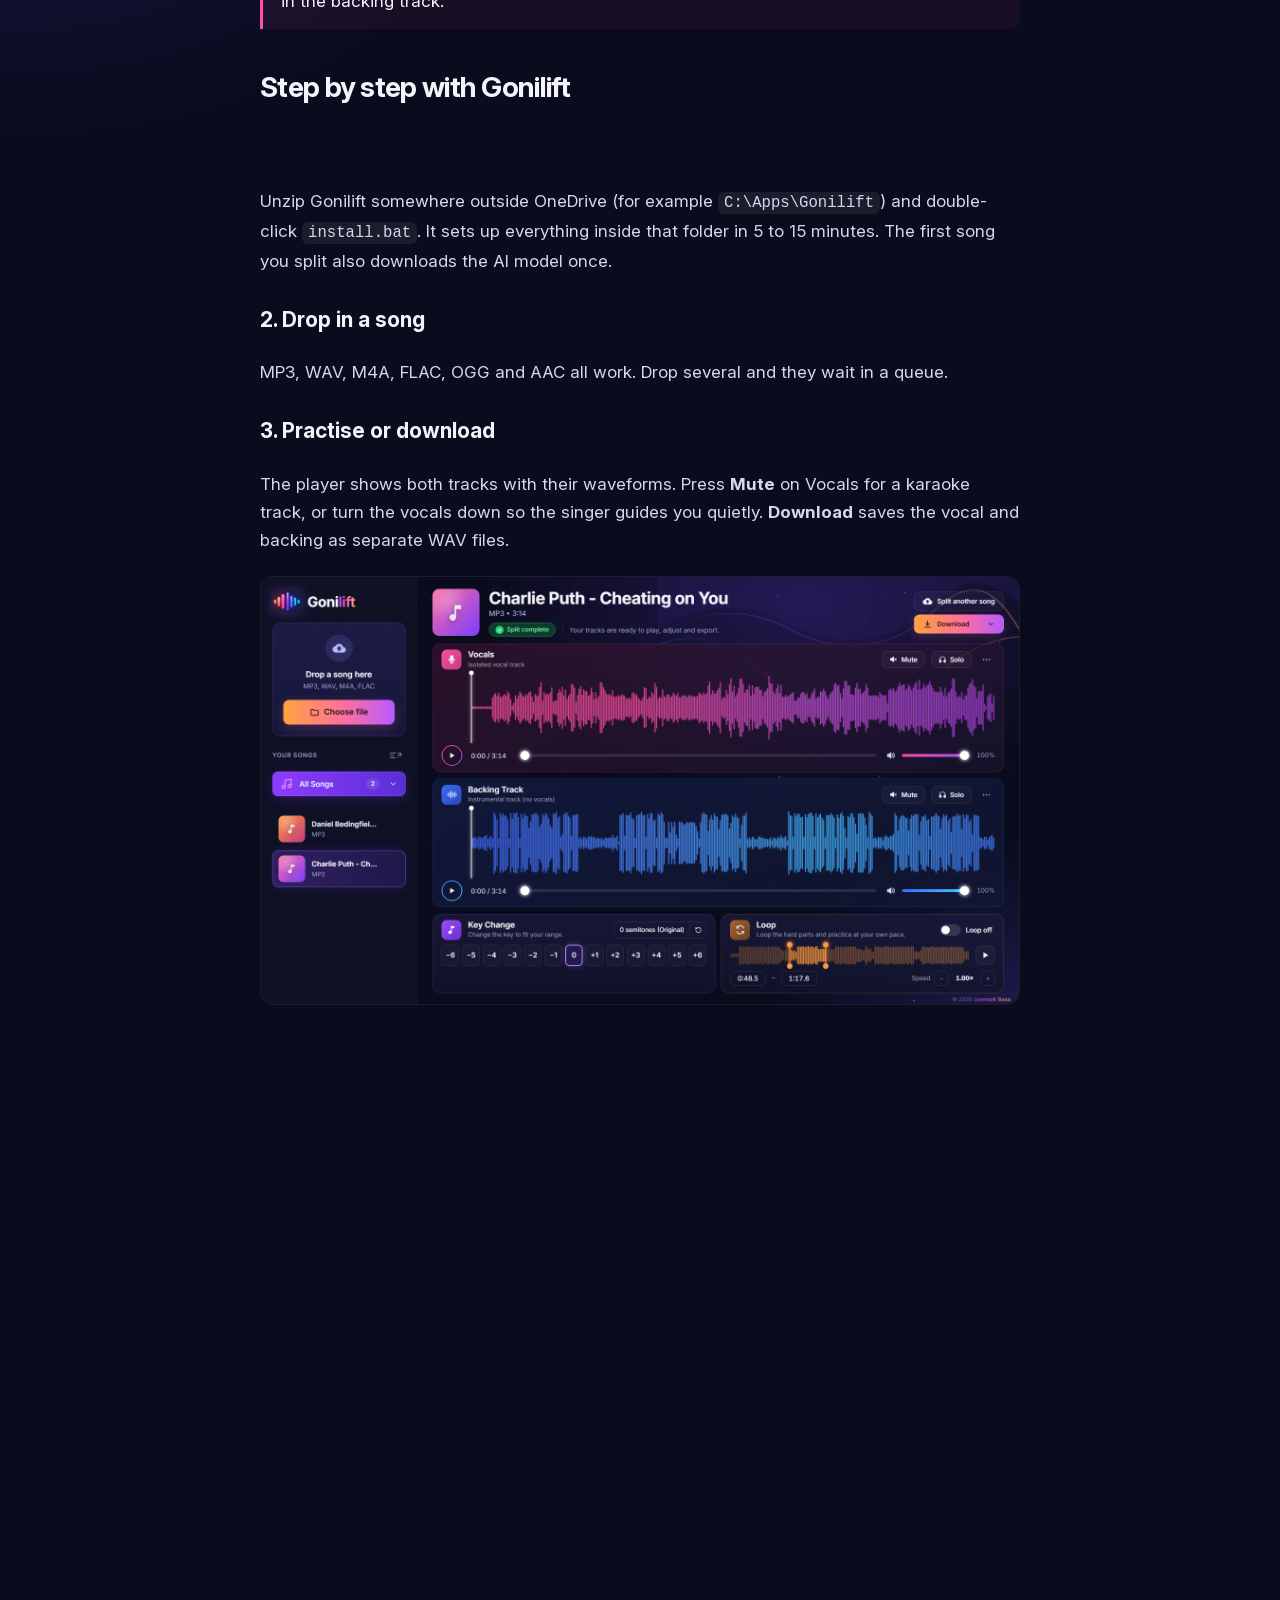
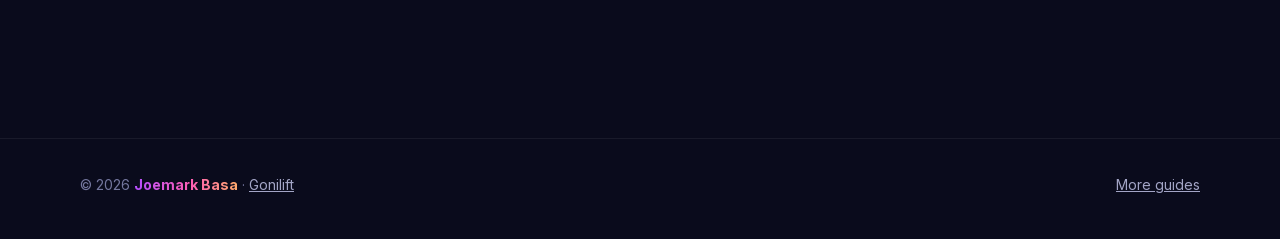
<file: docs/blog/remove-vocals-from-a-song-free.html>
<!doctype html>
<html lang="en">
<head>
<meta charset="utf-8">
<meta name="viewport" content="width=device-width, initial-scale=1">
<title>How to Remove Vocals from a Song for Free (Windows, 2026) | Gonilift</title>
<meta name="description" content="A step-by-step guide to removing vocals from any song for free on Windows with AI, without uploading your music: get a clean karaoke track and an isolated vocal in about a minute.">
<link rel="canonical" href="https://markbasa96.github.io/gonilift/blog/remove-vocals-from-a-song-free.html">
<link rel="icon" type="image/png" href="../assets/favicon.png">
<meta property="og:type" content="article">
<meta property="og:title" content="How to remove vocals from a song for free">
<meta property="og:description" content="Remove vocals from any song for free on Windows with AI, without uploading your music: a karaoke track and an isolated vocal in about a minute.">
<meta property="og:url" content="https://markbasa96.github.io/gonilift/blog/remove-vocals-from-a-song-free.html">
<meta property="og:image" content="https://markbasa96.github.io/gonilift/screenshots/player-practice.png">
<link rel="stylesheet" href="../assets/site.css">
<script src="../assets/motion.js"></script>
<script type="application/ld+json">
{"@context":"https://schema.org","@type":"BlogPosting",
 "headline":"How to remove vocals from a song for free",
 "description":"A step-by-step guide to removing vocals from any song for free on Windows with AI, without uploading your music.",
 "image":"https://markbasa96.github.io/gonilift/screenshots/splitting.png",
 "datePublished":"2026-10-26","dateModified":"2026-10-30",
 "author":{"@type":"Person","name":"Joemark Basa","url":"https://github.com/MarkBasa96"},
 "mainEntityOfPage":"https://markbasa96.github.io/gonilift/blog/remove-vocals-from-a-song-free.html"}
</script>
<script type="application/ld+json">
{"@context":"https://schema.org","@type":"HowTo","name":"How to remove vocals from a song for free on Windows",
 "tool":[{"@type":"HowToTool","name":"Gonilift (free)"}],
 "step":[{"@type":"HowToStep","text":"Download Gonilift and run install.bat."},
         {"@type":"HowToStep","text":"Open Gonilift and drop your song into the window."},
         {"@type":"HowToStep","text":"Wait about a minute while the AI splits vocals from the music."},
         {"@type":"HowToStep","text":"Mute the Vocals track to hear the karaoke version, or download both tracks as WAV."}]}
</script>
</head>
<body>
<nav><div class="wrap">
  <a class="brand" href="../"><img src="../assets/mark.png" alt=""><span>Goni<span class="lift">lift</span></span></a>
  <div class="links"><a href="../#features">Features</a><a href="./">Blog</a><a class="btn primary" href="https://github.com/MarkBasa96/gonilift/archive/refs/heads/main.zip">Download free</a></div>
</div></nav>
<main class="narrow"><article>
  <p class="meta">Guide · 6 min read · By <a href="https://github.com/MarkBasa96">Joemark Basa</a>, tested on an RTX 3050 laptop · Updated <time datetime="2026-10-30">30 October 2026</time></p>
  <h1>How to remove vocals from a song for free</h1>
  <p>Want a karaoke version of a song that doesn't have one, or the singer's voice on its own so you can study it? A few years ago that meant phase-cancelling tricks that left a hollow, watery mess. Today, AI models trained to recognise voices can lift the vocal out of a finished mix cleanly. Here is how to do it for free, on your own Windows PC.</p>

  <h2>The short answer</h2>
  <ol>
    <li><a href="https://github.com/MarkBasa96/gonilift/archive/refs/heads/main.zip">Download Gonilift</a> (free, open source) and double-click <code>install.bat</code>.</li>
    <li>Open Gonilift and drop your song into the window.</li>
    <li>About a minute later you have two tracks: <b>Vocals</b> and <b>Backing Track</b>.</li>
    <li>Mute the vocals for karaoke, or download both as WAV files.</li>
  </ol>
  <img src="../screenshots/splitting.png" alt="Gonilift splitting a song, with a progress ring and four steps" loading="lazy">

  <h2>Why "free" vocal removers often aren't</h2>
  <p>Most online vocal removers follow the same pattern: you upload your song to their server, wait in a queue, and after a few free tries you hit a monthly limit or a paywall. Some keep your file. Some lower the quality unless you pay. That's a reasonable business for them, but it's a poor deal if you just want to practise singing every night.</p>
  <p>A local app avoids all of that. The AI runs on your own computer, so there's no upload, no queue, no limit, and no account. You also keep working when the internet is down.</p>

  <h2>How the AI separates a voice from the music</h2>
  <p>Gonilift uses a <b>MelBand RoFormer</b> model, a type of neural network built for music source separation. It looks at the song as a picture of sound (which frequencies are loud at each moment) and predicts which parts of that picture belong to the singer. Everything it predicts as voice becomes the vocal track; the rest becomes the backing track.</p>
  <div class="callout">Good separation depends on the song. Clean studio recordings separate best. Heavy reverb, live recordings and choirs are harder, and you may hear faint traces of the voice in the backing track.</div>

  <h2>Step by step with Gonilift</h2>
  <h3>1. Install it once</h3>
  <p>Unzip Gonilift somewhere outside OneDrive (for example <code>C:\Apps\Gonilift</code>) and double-click <code>install.bat</code>. It sets up everything inside that folder in 5 to 15 minutes. The first song you split also downloads the AI model once.</p>
  <h3>2. Drop in a song</h3>
  <p>MP3, WAV, M4A, FLAC, OGG and AAC all work. Drop several and they wait in a queue.</p>
  <h3>3. Practise or download</h3>
  <p>The player shows both tracks with their waveforms. Press <b>Mute</b> on Vocals for a karaoke track, or turn the vocals down so the singer guides you quietly. <b>Download</b> saves the vocal and backing as separate WAV files.</p>
  <img src="../screenshots/player.png" alt="Gonilift player with separate vocal and backing tracks" loading="lazy">

  <h2>How long does it take?</h2>
  <p>On a laptop with an NVIDIA RTX 3050 graphics card, a 3-minute song takes about 40 seconds. Without an NVIDIA card it still works on the processor, just slower; we haven't timed that yet.</p>

  <h2>A note on copyright</h2>
  <p>Removing vocals for your own practice is a common, personal use. Splitting a song doesn't give you any rights to it, though, so don't publish or sell tracks made from songs you don't own.</p>

  <h2>Try it</h2>
  <p>Gonilift is free and open source. <a href="https://github.com/MarkBasa96/gonilift/archive/refs/heads/main.zip">Download it for Windows</a>, or get the <a href="https://markbasa.itch.io/gonilift">ready-to-run Easy Edition</a> ($3.50, no setup). Next guide: <a href="change-song-key-to-fit-your-voice.html">how to change a song's key to fit your voice</a>.</p>

  <aside class="related">
    <h2>Related guides</h2>
    <ul>
      <li><a href="offline-vocal-remover-windows.html">An offline vocal remover for Windows: no upload, no subscription</a></li>
      <li><a href="change-song-key-to-fit-your-voice.html">How to change a song's key to fit your voice</a></li>
      <li><a href="practice-singing-with-a-backing-track.html">How to practise singing with a backing track</a></li>
    </ul>
  </aside>
</article></main>
<footer><div class="wrap"><span>© 2026 <b>Joemark Basa</b> · <a href="../">Gonilift</a></span><span><a href="./">More guides</a></span></div></footer>
</body>
</html>
</file>
<file: docs/assets/site.css>
/* Gonilift website: same look as the app (dark navy, glass cards, gradient accents). */
@font-face { font-family: Inter; src: url("InterVariable.woff2") format("woff2"); font-weight: 100 900; font-display: swap; }
:root {
  --bg: #0a0b1c; --text: #f3f4fb; --muted: #a3a5c6; --dim: #74779e;
  --orange: #ff9a3c; --pink: #ff4fa3; --purple: #a656ff; --blue: #4d8bff; --green: #3ee88a;
  --grad: linear-gradient(90deg, #ffa53c, #ff6fa0 55%, #b75cff);
  --card: linear-gradient(180deg, #1a1b3ad9, #13142cd9);
}
* { box-sizing: border-box; }
html { scroll-behavior: smooth; scrollbar-color: #ffffff26 #0a0b1c; }
body {
  margin: 0; color: var(--text); font: 17px/1.65 Inter, system-ui, sans-serif;
  background: radial-gradient(1100px 700px at 75% -5%, #261a55 0%, transparent 60%),
              radial-gradient(900px 600px at 0% 40%, #17194a 0%, transparent 60%), var(--bg);
}
a { color: #c7b8ff; }
img { max-width: 100%; height: auto; display: block; }
.wrap { width: min(1120px, 100% - 32px); margin: 0 auto; }
.narrow { width: min(760px, 100% - 32px); margin: 0 auto; }

/* nav */
nav { position: sticky; top: 0; z-index: 10; backdrop-filter: blur(14px); background: #0a0b1cc7; border-bottom: 1px solid #ffffff10; }
nav .wrap { display: flex; align-items: center; gap: 24px; height: 66px; }
.brand { display: flex; align-items: center; gap: 10px; font-weight: 800; font-size: 22px; letter-spacing: -.02em; color: var(--text); text-decoration: none; }
.brand img { width: 46px; height: 36px; object-fit: cover; mix-blend-mode: screen; }
.brand .lift { background: linear-gradient(90deg, #b44dff, #ff5fb4 55%, #ffab6b); -webkit-background-clip: text; background-clip: text; color: transparent; }
nav .links { margin-left: auto; display: flex; gap: 22px; align-items: center; }
nav .links a { color: var(--muted); text-decoration: none; font-size: 15px; font-weight: 500; }
nav .links a:hover { color: var(--text); }

/* buttons */
.btn { display: inline-flex; align-items: center; justify-content: center; gap: 10px; height: 54px; padding: 0 26px; border-radius: 14px; font-weight: 700; font-size: 17px; text-decoration: none; transition: transform .15s, filter .15s; }
.btn:hover { transform: translateY(-2px); filter: brightness(1.08); }
.btn.primary { background: var(--grad); color: #1d0f12; box-shadow: 0 10px 30px #ff6fa03d; }
.btn.ghost { border: 1px solid #ffffff2e; color: var(--text); background: #ffffff08; }
.btn small { font-weight: 500; opacity: .8; }
nav .btn { height: 40px; padding: 0 16px; font-size: 14px; }

/* hero */
.hero { text-align: center; padding: 72px 0 40px; }
.badge { display: inline-flex; gap: 8px; align-items: center; padding: 6px 14px; border-radius: 99px; border: 1px solid #b48bff55; background: #7b3dff1a; color: #d9ccff; font-size: 14px; font-weight: 500; }
h1 { font-size: clamp(38px, 6vw, 68px); line-height: 1.05; letter-spacing: -.035em; margin: 20px 0 18px; font-weight: 800; }
.grad { background: linear-gradient(90deg, var(--orange), var(--pink) 60%, #d063ff); -webkit-background-clip: text; background-clip: text; color: transparent; }
.lede { font-size: clamp(18px, 2vw, 21px); color: var(--muted); max-width: 720px; margin: 0 auto 30px; }
.cta { display: flex; gap: 14px; justify-content: center; flex-wrap: wrap; }
.fine { color: var(--dim); font-size: 14px; margin-top: 14px; }
.shot { margin: 46px auto 0; border-radius: 18px; overflow: hidden; border: 1px solid #ffffff1a; box-shadow: 0 30px 90px #000a, 0 0 60px #7b3dff2e; }

/* sections */
section { padding: 70px 0; }
h2 { font-size: clamp(30px, 3.6vw, 44px); letter-spacing: -.025em; line-height: 1.15; margin: 0 0 14px; text-align: center; }
.sub { color: var(--muted); text-align: center; max-width: 680px; margin: 0 auto 40px; }
.grid { display: grid; gap: 20px; grid-template-columns: repeat(auto-fit, minmax(260px, 1fr)); }
.card { background: var(--card); border: 1px solid #ffffff14; border-radius: 18px; padding: 24px; }
.card h3 { margin: 12px 0 6px; font-size: 19px; }
.card p { margin: 0; color: var(--muted); font-size: 15.5px; }
.ic { width: 46px; height: 46px; border-radius: 12px; display: grid; place-items: center; font-size: 22px; }
.i1 { background: linear-gradient(135deg, #ff4fa3, #c43a7f); } .i2 { background: linear-gradient(135deg, #3d6dff, #2a46b8); }
.i3 { background: linear-gradient(135deg, #9a4dff, #6a2fd1); } .i4 { background: linear-gradient(135deg, #ffa53c, #c4612a); }
.i5 { background: linear-gradient(135deg, #2fd6a0, #1b8f6c); } .i6 { background: linear-gradient(135deg, #5b8bff, #a656ff); }
.gallery { display: grid; gap: 18px; grid-template-columns: repeat(auto-fit, minmax(320px, 1fr)); }
.gallery figure { margin: 0; }
.gallery img { border-radius: 14px; border: 1px solid #ffffff14; }
.gallery figcaption { color: var(--dim); font-size: 14px; margin-top: 8px; text-align: center; }

/* pricing */
.plans { display: grid; gap: 20px; grid-template-columns: repeat(auto-fit, minmax(300px, 1fr)); max-width: 860px; margin: 0 auto; }
.plan { position: relative; }
.plan.best { border-color: #ff6fa066; box-shadow: 0 0 50px #ff4fa324; }
.price { font-size: 44px; font-weight: 800; letter-spacing: -.03em; margin: 6px 0; }
.price small { font-size: 16px; color: var(--muted); font-weight: 500; }
.plan ul { padding-left: 20px; color: var(--muted); margin: 14px 0 22px; }
.plan li { margin: 6px 0; }
.plan .btn { width: 100%; }
.tag { position: absolute; top: -12px; right: 20px; background: var(--grad); color: #1d0f12; font-weight: 700; font-size: 12px; padding: 4px 10px; border-radius: 99px; }

/* faq + article */
details { background: var(--card); border: 1px solid #ffffff14; border-radius: 14px; padding: 16px 20px; margin: 12px 0; }
summary { cursor: pointer; font-weight: 600; font-size: 17.5px; }
details p { color: var(--muted); margin: 12px 0 4px; }
article h1 { font-size: clamp(32px, 4.6vw, 48px); text-align: left; }
article h2 { text-align: left; font-size: 28px; margin-top: 42px; }
article h3 { font-size: 21px; margin-top: 28px; }
article p, article li { color: #d6d7ee; }
article img { border-radius: 14px; border: 1px solid #ffffff14; margin: 22px 0; }
.meta { color: var(--dim); font-size: 15px; }
table { width: 100%; border-collapse: collapse; margin: 22px 0; font-size: 15.5px; }
th, td { padding: 11px 14px; border-bottom: 1px solid #ffffff14; vertical-align: top; }
th { color: var(--text); background: #ffffff08; }
td { color: #d6d7ee; }
code { background: #ffffff12; padding: 2px 6px; border-radius: 6px; font-size: .92em; }
.callout { border-left: 3px solid var(--pink); background: #ff4fa310; padding: 14px 18px; border-radius: 0 12px 12px 0; margin: 24px 0; }
.posts { display: grid; gap: 18px; }
.posts a { text-decoration: none; color: inherit; }
.posts .card:hover { border-color: #8f7bff55; }
.posts h3 { margin: 0 0 6px; color: var(--text); }
.posts.two { grid-template-columns: repeat(auto-fit, minmax(min(440px, 100%), 1fr)); margin-top: 28px; }
.meta a { color: var(--muted); }
.related { margin-top: 48px; padding-top: 8px; border-top: 1px solid #ffffff14; }
.related h2 { font-size: 22px; margin-top: 24px; }
.related ul { padding-left: 20px; }
.related li { margin: 8px 0; }
footer { border-top: 1px solid #ffffff10; padding: 34px 0 48px; color: var(--dim); font-size: 14px; margin-top: 40px; }
footer .wrap { display: flex; gap: 18px; flex-wrap: wrap; justify-content: space-between; }
footer a { color: var(--muted); }
footer b { background: linear-gradient(90deg, #b44dff, #ff5fb4 55%, #ffab6b); -webkit-background-clip: text; background-clip: text; color: transparent; }
/* ---- home page (Joe's mockup) ---- */
.pill-free { font-size: 13px; color: #d9ccff; border: 1px solid #b48bff44; background: #7b3dff14; padding: 6px 12px; border-radius: 99px; white-space: nowrap; }
.hero2 { padding: 64px 0 30px; overflow: hidden; }
.hero2-grid { display: grid; grid-template-columns: 1fr 1.15fr; gap: 44px; align-items: center; }
.hero2 h1 { text-align: left; font-size: clamp(36px, 4.6vw, 58px); margin: 0 0 18px; }
.lede2 { color: var(--muted); font-size: 18px; margin: 0 0 22px; }
.chips { display: flex; flex-wrap: wrap; gap: 10px; margin-bottom: 26px; }
.chips span { font-size: 14px; padding: 7px 12px; border-radius: 99px; background: #ffffff0a; border: 1px solid #ffffff1a; color: #dfe0f5; }
.chips span::first-letter { color: var(--green); font-weight: 800; }
.cta.left { justify-content: flex-start; }
.tilt { perspective: 1400px; }
.tilt img { border-radius: 16px; border: 1px solid #ffffff22; transform: rotateY(-14deg) rotateX(5deg) rotateZ(1deg); box-shadow: 0 40px 100px #000c, 0 0 80px #7b3dff40, 0 0 30px #ff4fa322; }
.eyebrow { text-transform: uppercase; letter-spacing: .14em; font-size: 13px; color: #ff8fc8; font-weight: 700; margin: 0 0 8px; }
h2.left, .sub.left { text-align: left; margin-left: 0; }
.feel { display: grid; grid-template-columns: repeat(4, minmax(0, 1fr)); gap: 18px; }
.feel .card { padding: 16px 16px 20px; }
.feel-img { height: 150px; border-radius: 12px; overflow: hidden; display: grid; place-items: center; background: #0b0c20; border: 1px solid #ffffff10; }
.feel-img img { max-height: 150px; width: auto; }
.feat8 { display: grid; grid-template-columns: repeat(4, minmax(0, 1fr)); gap: 16px; }
.feat8 .card { display: flex; gap: 14px; align-items: flex-start; padding: 18px; }
.feat8 .ic { flex: none; width: 42px; height: 42px; font-size: 19px; }
.feat8 h3 { margin: 2px 0 4px; font-size: 16.5px; }
.feat8 p { font-size: 14.5px; }
.shots8 { display: grid; grid-template-columns: repeat(4, minmax(0, 1fr)); gap: 18px; }
.shots8 figure { margin: 0; }
.shots8 img { border-radius: 12px; border: 1px solid #ffffff14; transition: transform .2s; }
.shots8 img:hover { transform: scale(1.03); }
.shots8 figcaption { color: var(--dim); font-size: 13.5px; margin-top: 8px; }
.shots8 figcaption b { display: block; color: var(--text); font-size: 15px; }
.muted { color: var(--muted); }
.price.dim, .ticks.dim { opacity: .55; }
.ticks { list-style: none; padding: 0; }
.ticks li::before { content: "✓"; color: var(--green); font-weight: 800; margin-right: 10px; }
.tag.ok { background: #0f3b2a; color: #5ff0a0; border: 1px solid #2fd67b66; }
.tag.soon { background: #ffffff10; color: var(--muted); border: 1px solid #ffffff22; }
span.btn.ghost { width: 100%; opacity: .6; cursor: default; }
.faq-head { display: flex; justify-content: space-between; align-items: flex-end; gap: 20px; flex-wrap: wrap; margin-bottom: 14px; }
details.row summary { display: grid; grid-template-columns: minmax(220px, 1fr) 1.4fr; gap: 20px; list-style: none; }
details.row summary::-webkit-details-marker { display: none; }
details.row summary span::before { content: "› "; color: var(--pink); }
details.row summary em { font-style: normal; color: var(--muted); font-weight: 400; font-size: 15.5px; }
footer .brand { font-size: 19px; }
@media (max-width: 1000px) {
  .hero2-grid { grid-template-columns: 1fr; } .tilt img { transform: none; }
  .feel, .feat8, .shots8 { grid-template-columns: repeat(2, minmax(0, 1fr)); }
  details.row summary { grid-template-columns: 1fr; gap: 4px; }
  nav .pill-free { display: none; }
}
@media (max-width: 560px) { .feel, .feat8, .shots8 { grid-template-columns: 1fr; } }
@media (max-width: 720px) { nav .links a:not(.btn) { display: none; } .hero { padding-top: 44px; } section { padding: 48px 0; } }

/* ---- motion & interaction (assets/motion.js) ---- */
html { scroll-padding-top: 84px; }
nav { transition: background .3s, box-shadow .3s; }
nav.scrolled { background: #0a0b1ceb; box-shadow: 0 12px 34px #00000059; }
@supports (animation-timeline: scroll()) {
  nav::after { content: ""; position: absolute; left: 0; right: 0; bottom: -1px; height: 2px; background: var(--grad);
    transform-origin: 0 50%; transform: scaleX(0); animation: progress linear both; animation-timeline: scroll(root); }
  @keyframes progress { to { transform: scaleX(1); } }
}

/* scroll reveal */
.motion :is(section .eyebrow, section h2, section .sub, .faq-head > p, .feel .card, .feat8 .card, .shots8 figure, .plans .card, details.row, .posts .card, article > *) {
  opacity: 0; translate: 0 26px;
  transition: opacity .7s ease var(--d, 0s), translate .85s cubic-bezier(.2, .75, .25, 1) var(--d, 0s),
              transform .35s cubic-bezier(.34, 1.56, .64, 1), border-color .3s, box-shadow .35s;
}
.motion :is(section .eyebrow, section h2, section .sub, .faq-head > p, .feel .card, .feat8 .card, .shots8 figure, .plans .card, details.row, .posts .card, article > *).in { opacity: 1; translate: none; }

/* hero entrance, ambient light and slow floating screenshot */
.hero2 { position: relative; isolation: isolate; }
.hero2::before { content: ""; position: absolute; z-index: -1; width: 620px; height: 460px; right: -80px; top: 40px; border-radius: 50%;
  background: radial-gradient(closest-side, #a656ff55, #ff4fa322 55%, transparent); filter: blur(30px); pointer-events: none; }
.motion .hero2::before { animation: aura 10s ease-in-out infinite alternate; }
@keyframes aura { from { transform: translate(0, 0) scale(1); opacity: .8; } to { transform: translate(-60px, 30px) scale(1.12); opacity: 1; } }
.motion .hero2-grid > div:first-child > * { animation: rise .8s cubic-bezier(.2, .75, .25, 1) both; }
.motion .hero2-grid > div:first-child > :nth-child(2) { animation-delay: .08s; }
.motion .hero2-grid > div:first-child > :nth-child(3) { animation-delay: .16s; }
.motion .hero2-grid > div:first-child > :nth-child(4) { animation-delay: .24s; }
.motion .hero2-grid > div:first-child > :nth-child(5) { animation-delay: .32s; }
.motion .hero2 .tilt { animation: shotIn 1.1s .2s cubic-bezier(.2, .75, .25, 1) both, float 7s 1.4s ease-in-out infinite; }
@keyframes rise { from { opacity: 0; transform: translateY(22px); } }
@keyframes shotIn { from { opacity: 0; transform: translate(40px, 20px) scale(.96); } }
@keyframes float { 50% { transform: translateY(-10px); } }

/* screenshot frames: tilt, mouse shine and a light sweep */
.frame { position: relative; overflow: hidden; }
.frame::before { content: ""; position: absolute; inset: 0; z-index: 2; pointer-events: none;
  background: linear-gradient(105deg, transparent 38%, #ffffff2e 50%, transparent 62%); transform: translateX(-130%); }
.frame::after { content: ""; position: absolute; inset: 0; z-index: 1; pointer-events: none; opacity: 0; transition: opacity .35s;
  background: radial-gradient(380px circle at var(--mx, 50%) var(--my, 50%), #ffffff26, transparent 50%); }
.frame:hover::after { opacity: 1; }
.frame:hover::before { transform: translateX(130%); transition: transform 1s ease; }
.tilt.ready img { transform: none; box-shadow: none; border: 0; border-radius: 0; }
.tilt-card { border-radius: 16px; border: 1px solid #ffffff22;
  transform: rotateY(calc(-14deg + var(--ry, 0deg))) rotateX(calc(5deg + var(--rx, 0deg))) rotateZ(1deg);
  box-shadow: 0 40px 100px #000c, 0 0 80px #7b3dff40, 0 0 30px #ff4fa322;
  transition: transform .6s cubic-bezier(.2, .75, .25, 1), box-shadow .5s; }
.motion .tilt-card::before { animation: sweep 9s 1.6s ease-in-out infinite; }
@keyframes sweep { 0% { transform: translateX(-130%); } 14%, 100% { transform: translateX(130%); } }
.shots8 .frame { border-radius: 12px; border: 1px solid #ffffff14;
  transform: perspective(900px) rotateX(var(--rx, 0deg)) rotateY(var(--ry, 0deg));
  transition: transform .45s cubic-bezier(.2, .75, .25, 1), box-shadow .4s, border-color .3s; }
.shots8 .frame img { border: 0; border-radius: 0; transition: transform .7s cubic-bezier(.2, .75, .25, 1); }
.shots8 figcaption b { transition: color .3s; }
@media (hover: hover) {
  .tilt:hover .tilt-card { transform: rotateY(calc(-5deg + var(--ry, 0deg))) rotateX(calc(2deg + var(--rx, 0deg))) scale(1.02);
    box-shadow: 0 46px 110px #000d, 0 0 110px #a656ff55, 0 0 46px #ff4fa338; transition-duration: .25s, .5s; }
  .shots8 figure:hover .frame { border-color: #ff6fa055; box-shadow: 0 22px 50px #000a, 0 0 44px #a656ff3a; transition-duration: .2s, .4s, .3s; }
  .shots8 figure:hover .frame img { transform: scale(1.06); }
  .shots8 figure:hover figcaption b { color: #ffb3d6; }
  .feel .card:hover .feel-img img { transform: scale(1.06); }
}
.feel-img img { transition: transform .7s cubic-bezier(.2, .75, .25, 1); }
.post-shot { margin: 22px 0; border-radius: 14px; border: 1px solid #ffffff14; transition: border-color .3s, box-shadow .4s; }
.post-shot img { margin: 0; border: 0; border-radius: 0; transition: transform .7s cubic-bezier(.2, .75, .25, 1); }
@media (hover: hover) {
  .post-shot:hover { border-color: #ff6fa055; box-shadow: 0 22px 50px #000a, 0 0 44px #a656ff3a; }
  .post-shot:hover img { transform: scale(1.03); }
}
.zoomable { cursor: zoom-in; }
.zoomable:focus-visible { outline: 2px solid #ff8fc8; outline-offset: 3px; }

/* cursor glow on cards, rows and buttons (the app's glass shine) */
.card, details { position: relative; isolation: isolate; }
.card::before, details::before, .btn::before { content: ""; position: absolute; inset: 0; z-index: -1; border-radius: inherit; pointer-events: none;
  opacity: 0; transition: opacity .35s; background: radial-gradient(340px circle at var(--mx, 50%) var(--my, 50%), #c7a8ff24, transparent 60%); }
.card::after, details::after { content: ""; position: absolute; inset: 0; z-index: -1; border-radius: inherit; pointer-events: none;
  padding: 1px; opacity: 0; transition: opacity .35s;
  background: radial-gradient(240px circle at var(--mx, 50%) var(--my, 50%), #ff8fc8aa, #a656ff55 40%, transparent 70%);
  -webkit-mask: linear-gradient(#000 0 0) content-box, linear-gradient(#000 0 0); -webkit-mask-composite: xor;
  mask: linear-gradient(#000 0 0) content-box exclude, linear-gradient(#000 0 0); }
.card:hover::before, .card:hover::after, details:hover::before, details:hover::after, .btn:hover::before { opacity: 1; }
.btn::before { background: radial-gradient(140px circle at var(--mx, 50%) var(--my, 50%), #ffffff40, transparent 65%); }
@media (hover: hover) { .motion .card:hover { transform: translateY(-4px); } }
.feat8 .ic { transition: transform .45s cubic-bezier(.34, 1.56, .64, 1); }
.feat8 .card:hover .ic { transform: scale(1.12) rotate(-7deg); }
.chips span { transition: border-color .3s, background .3s, transform .3s cubic-bezier(.34, 1.56, .64, 1); }
.chips span:hover { border-color: #ff8fc855; background: #ffffff12; transform: translateY(-2px); }

/* buttons: shifting gradient, glow, bounce on press */
.btn { position: relative; isolation: isolate; transition: transform .35s cubic-bezier(.34, 1.56, .64, 1), filter .2s, background-position .6s ease, box-shadow .3s, border-color .3s; }
.btn.primary { background: linear-gradient(90deg, #ffa53c, #ff6fa0 27.5%, #b75cff 50%, #ff6fa0 75%, #ffa53c) 0 0 / 200% 100%; }
.btn.primary:hover { background-position: 100% 0; box-shadow: 0 14px 40px #ff6fa066, 0 0 24px #b75cff44; }
.btn.ghost:hover { border-color: #ffffff55; }
.btn:active { transform: translateY(0) scale(.95); transition-duration: .08s; }

/* animated gradient words */
.motion .grad { background-size: 200% 100%; animation: gradShift 7s ease-in-out infinite alternate; }
@keyframes gradShift { to { background-position: 100% 0; } }

/* FAQ rows open smoothly */
details.row summary span::before { content: "›"; display: inline-block; margin-right: .35em; transition: transform .3s cubic-bezier(.34, 1.56, .64, 1); }
details.row[open] summary span::before { transform: rotate(90deg); }
@supports (interpolate-size: allow-keywords) {
  :root { interpolate-size: allow-keywords; }
  details::details-content { block-size: 0; overflow: hidden; transition: block-size .35s ease, content-visibility .35s allow-discrete; }
  details[open]::details-content { block-size: auto; }
}

/* lightbox */
dialog.lb { padding: 0; border: 0; background: transparent; max-width: min(1200px, 94vw); max-height: 92vh; overflow: visible; cursor: zoom-out; outline: none; }
dialog.lb img { max-height: 84vh; width: auto; margin: 0 auto; border-radius: 14px; border: 1px solid #ffffff22; box-shadow: 0 40px 120px #000, 0 0 80px #a656ff44; }
dialog.lb p { margin: 12px 0 0; text-align: center; color: var(--muted); font-size: 14.5px; }
dialog.lb p b { color: var(--text); margin-right: 8px; }
dialog.lb::backdrop { background: #05061499; backdrop-filter: blur(10px); }
dialog.lb[open] { animation: lbIn .35s cubic-bezier(.2, .75, .25, 1); }
dialog.lb[open]::backdrop { animation: fade .3s ease; }
@keyframes lbIn { from { opacity: 0; transform: scale(.94) translateY(12px); } }
@keyframes fade { from { opacity: 0; } }

@media (max-width: 1000px) { .tilt-card { transform: none; } .hero2::before { right: -160px; top: 360px; } }
@media (prefers-reduced-motion: reduce) {
  html { scroll-behavior: auto; }
  *, *::before, *::after { animation: none !important; transition-duration: .01ms !important; }
}

/* Promo video (home page) */
.video-frame { position: relative; aspect-ratio: 16 / 9; max-width: 960px; border-radius: 18px; overflow: hidden; border: 1px solid #ffffff1a; background: #0b0c20; box-shadow: 0 30px 90px #000a, 0 0 60px #7b3dff2e; }
.video-frame iframe { position: absolute; inset: 0; width: 100%; height: 100%; border: 0; }
</file>
